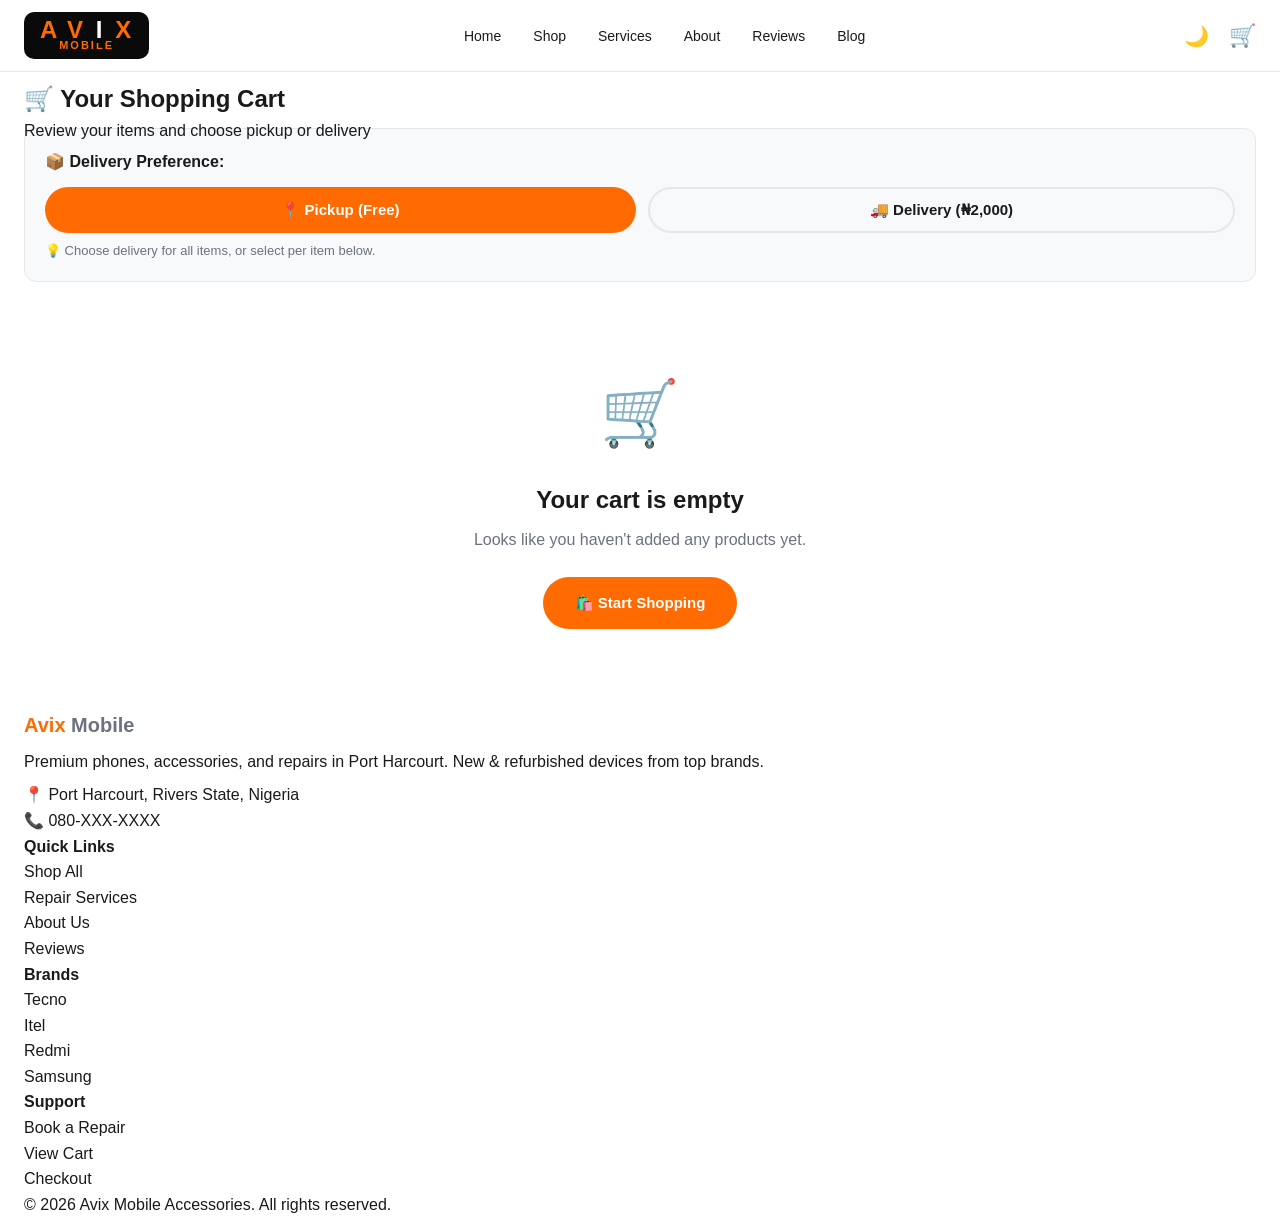
<file: cart.html>
<!DOCTYPE html>
<html lang="en" data-theme="light">
<head>
    <meta charset="UTF-8" />
    <meta name="viewport" content="width=device-width, initial-scale=1.0" />
    <title>Avix Mobile — Shopping Cart</title>
    
    <!-- CSS Files -->
    <link rel="stylesheet" href="css/style.css" />
    <link rel="stylesheet" href="css/animations.css" />
</head>
<body>

    <!-- ========================================= -->
    <!-- 🧭 NAVIGATION BAR                        -->
    <!-- ========================================= -->
    <nav class="navbar">
        <div class="container">
           <a href="index.html" class="logo-wrapper">
    <div class="logo">
        <span class="avix">
            A V <span class="letter-i">I</span> X
        </span>
        <span class="mobile">MOBILE</span>
    </div>
</a>
            <ul class="nav-links" id="navLinks">
                <li><a href="index.html">Home</a></li>
                <li><a href="shop.html">Shop</a></li>
                <li><a href="services.html">Services</a></li>
                <li><a href="about.html">About</a></li>
                <li><a href="reviews.html">Reviews</a></li>
                <li><a href="blog.html">Blog</a></li>
            </ul>
            <div class="nav-actions">
                <button class="dark-toggle" id="darkToggle" title="Toggle Dark Mode">🌙</button>
                <a href="cart.html" class="cart-icon">
                    🛒
                    <span class="cart-count">0</span>
                </a>
                <button class="hamburger" id="hamburger" aria-label="Menu">
                    <span></span>
                    <span></span>
                    <span></span>
                </button>
            </div>
        </div>
    </nav>

    <!-- ========================================= -->
    <!-- 📄 PAGE HEADER                          -->
    <!-- ========================================= -->
    <section class="container page-header">
        <h1>🛒 Your Shopping Cart</h1>
        <p>Review your items and choose pickup or delivery</p>
    </section>

    <!-- ========================================= -->
    <!-- 🚚 DELIVERY TOGGLE (for all items)       -->
    <!-- ========================================= -->
    <section class="container" style="margin-top: -16px;">
        <div style="background: var(--bg-secondary); border-radius: 12px; padding: 20px; border: 1px solid var(--border);">
            <p style="font-weight: 600; margin-bottom: 12px;">📦 Delivery Preference:</p>
            <div style="display: flex; gap: 12px; flex-wrap: wrap;">
                <button id="pickupToggle" class="btn-primary" style="flex: 1; justify-content: center; background: var(--brand-orange);" onclick="toggleDeliveryForAll('pickup')">
                    📍 Pickup (Free)
                </button>
                <button id="deliveryToggle" class="btn-secondary" style="flex: 1; justify-content: center;" onclick="toggleDeliveryForAll('delivery')">
                    🚚 Delivery (₦2,000)
                </button>
            </div>
            <p style="font-size: 13px; color: var(--text-secondary); margin-top: 8px;">
                💡 Choose delivery for all items, or select per item below.
            </p>
        </div>
    </section>

    <!-- ========================================= -->
    <!-- 📦 CART ITEMS                            -->
    <!-- ========================================= -->
    <section class="container" style="padding: 20px 0;">
        
        <!-- Empty Cart Message -->
        <div id="cartEmpty" style="display: none; text-align: center; padding: 60px 20px;">
            <span style="font-size: 64px;">🛒</span>
            <h2 style="margin: 16px 0 8px;">Your cart is empty</h2>
            <p style="color: var(--text-secondary); margin-bottom: 24px;">
                Looks like you haven't added any products yet.
            </p>
            <a href="shop.html" class="btn-primary">🛍️ Start Shopping</a>
        </div>
        
        <!-- Cart Items Container -->
        <div id="cartItemsContainer">
            <!-- Items will be rendered here by JavaScript -->
        </div>
        
        <!-- Cart Summary -->
        <div id="cartSummary" style="display: none;">
            <div class="cart-summary">
                <div class="row">
                    <span>Subtotal</span>
                    <span id="cartTotal">₦0</span>
                </div>
                <div class="row">
                    <span>🚚 Delivery Fee</span>
                    <span id="deliveryFee">₦0</span>
                </div>
                <div class="row" style="border-bottom: none; font-weight: 700;">
                    <span>Total</span>
                    <span id="finalTotal" style="font-size: 24px; color: var(--brand-orange);">₦0</span>
                </div>
                <button id="checkoutBtn" class="btn-primary" style="width: 100%; justify-content: center; margin-top: 20px; font-size: 18px; padding: 16px;">
                    ✅ Proceed to Checkout
                </button>
            </div>
        </div>
        
    </section>

    <!-- ========================================= -->
    <!-- 📝 FOOTER                               -->
    <!-- ========================================= -->
    <footer class="footer">
        <div class="container">
            <div>
                <h4 style="font-size: 20px;">
                    <span style="color: var(--brand-orange);">Avix</span> 
                    <span style="color: var(--text-secondary);">Mobile</span>
                </h4>
                <p style="margin-top: 8px;">
                    Premium phones, accessories, and repairs in Port Harcourt.
                    New & refurbished devices from top brands.
                </p>
                <p style="margin-top: 8px;">📍 Port Harcourt, Rivers State, Nigeria</p>
                <p>📞 080-XXX-XXXX</p>
            </div>
            <div>
                <h4>Quick Links</h4>
                <a href="shop.html">Shop All</a><br />
                <a href="services.html">Repair Services</a><br />
                <a href="about.html">About Us</a><br />
                <a href="reviews.html">Reviews</a>
            </div>
            <div>
                <h4>Brands</h4>
                <a href="shop.html?brand=Tecno">Tecno</a><br />
                <a href="shop.html?brand=Itel">Itel</a><br />
                <a href="shop.html?brand=Redmi">Redmi</a><br />
                <a href="shop.html?brand=Samsung">Samsung</a>
            </div>
            <div>
                <h4>Support</h4>
                <a href="services.html">Book a Repair</a><br />
                <a href="cart.html">View Cart</a><br />
                <a href="checkout.html">Checkout</a>
            </div>
            <div class="bottom">
                &copy; 2026 Avix Mobile Accessories. All rights reserved.
            </div>
        </div>
    </footer>

    <!-- ========================================= -->
    <!-- 📜 JAVASCRIPT FILES                     -->
    <!-- ========================================= -->
    <script src="js/products.js"></script>
    <script src="js/cart.js"></script>
    <script src="js/dark-mode.js"></script>

    <!-- Cart Page Specific JavaScript -->
    <script>
        // ============================================
        // CART PAGE - RENDER AND UPDATE
        // ============================================

        // The renderCartPage() function is already defined in cart.js
        // We just need to make sure it runs when the page loads.
        // We also need to set up the global delivery toggle buttons.

        document.addEventListener('DOMContentLoaded', function() {
            // Load cart from localStorage
            loadCart();
            updateCartCount();
            
            // Render the cart page
            renderCartPage();
            
            // Setup delivery toggle buttons (global)
            const pickupBtn = document.getElementById('pickupToggle');
            const deliveryBtn = document.getElementById('deliveryToggle');
            
            // Remove any existing event listeners and add new ones
            if (pickupBtn) {
                pickupBtn.replaceWith(pickupBtn.cloneNode(true));
                document.getElementById('pickupToggle').addEventListener('click', function() {
                    toggleDeliveryForAll('pickup');
                });
            }
            
            if (deliveryBtn) {
                deliveryBtn.replaceWith(deliveryBtn.cloneNode(true));
                document.getElementById('deliveryToggle').addEventListener('click', function() {
                    toggleDeliveryForAll('delivery');
                });
            }
            
            // Setup checkout button
            const checkoutBtn = document.getElementById('checkoutBtn');
            if (checkoutBtn) {
                checkoutBtn.replaceWith(checkoutBtn.cloneNode(true));
                document.getElementById('checkoutBtn').addEventListener('click', function() {
                    proceedToCheckout();
                });
            }
            
            // Hamburger menu
            document.getElementById('hamburger')?.addEventListener('click', function() {
                document.getElementById('navLinks').classList.toggle('open');
            });
            
            console.log('🛒 Cart page loaded!');
        });

        // Override renderCartPage to add per-item delivery toggle (optional)
        // The renderCartPage in cart.js already handles everything.
        // We just need to make sure the toggle buttons call the correct functions.

        // Make sure functions are globally accessible
        window.toggleDeliveryForAll = toggleDeliveryForAll;
        window.proceedToCheckout = proceedToCheckout;
        window.renderCartPage = renderCartPage;
    </script>

</body>
</html>
</file>
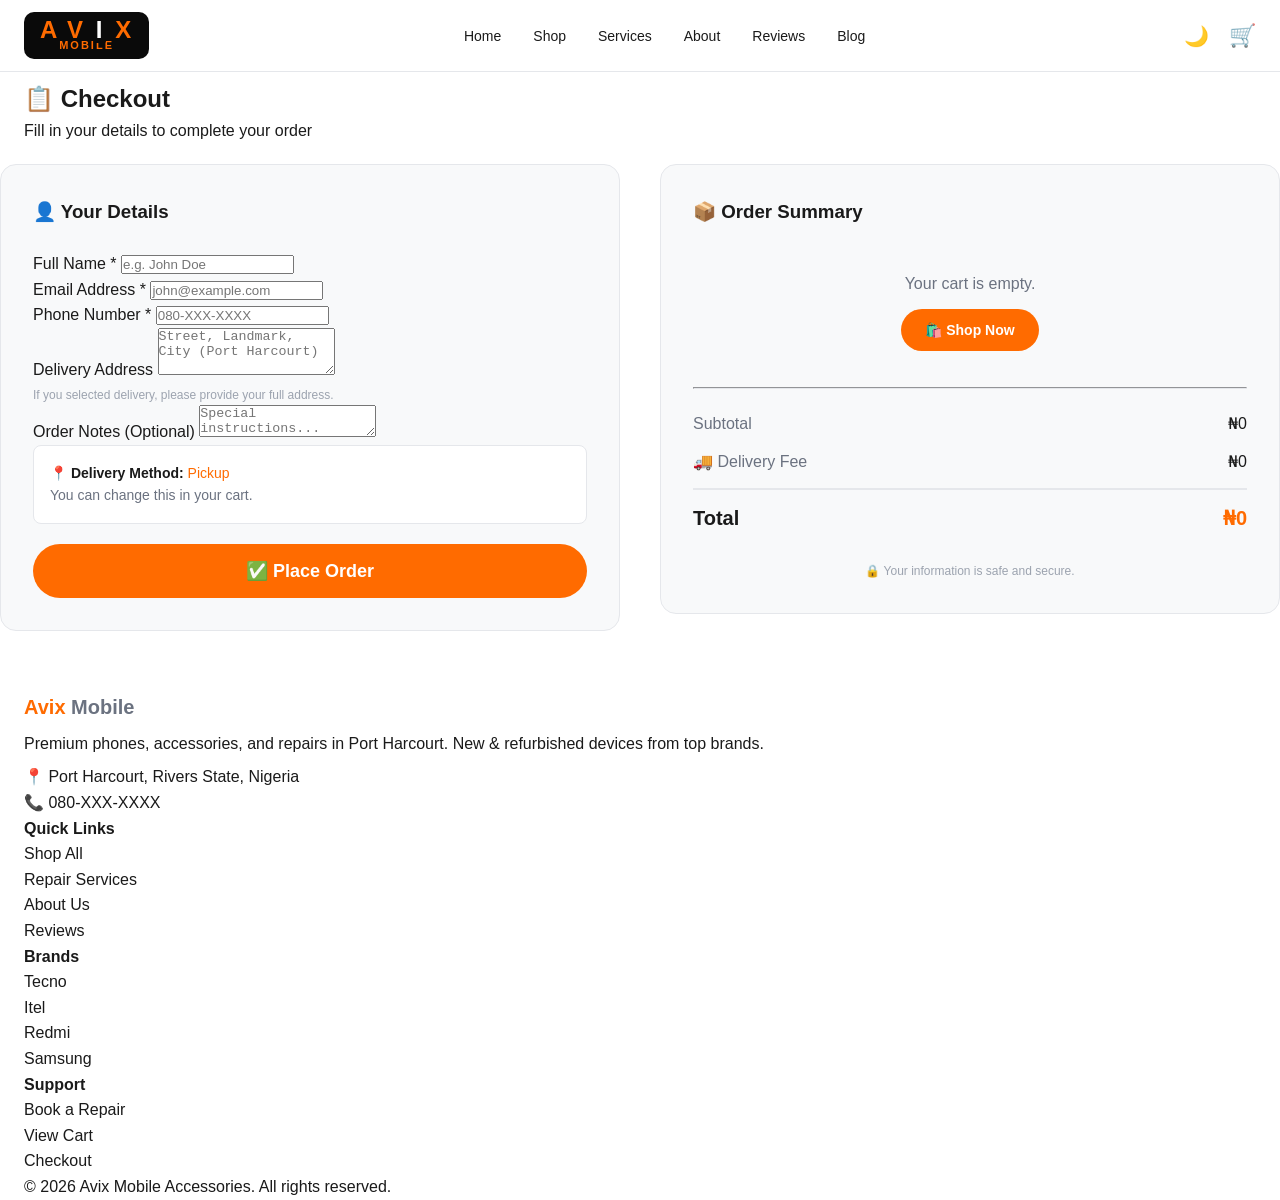
<file: checkout.html>
<!DOCTYPE html>
<html lang="en" data-theme="light">
<head>
    <meta charset="UTF-8" />
    <meta name="viewport" content="width=device-width, initial-scale=1.0" />
    <title>Avix Mobile — Checkout</title>
    
    <!-- CSS Files -->
    <link rel="stylesheet" href="css/style.css" />
    <link rel="stylesheet" href="css/animations.css" />
</head>
<body>

    <!-- ========================================= -->
    <!-- 🧭 NAVIGATION BAR                        -->
    <!-- ========================================= -->
    <nav class="navbar">
        <div class="container">
           <a href="index.html" class="logo-wrapper">
    <div class="logo">
        <span class="avix">
            A V <span class="letter-i">I</span> X
        </span>
        <span class="mobile">MOBILE</span>
    </div>
</a>
            <ul class="nav-links" id="navLinks">
                <li><a href="index.html">Home</a></li>
                <li><a href="shop.html">Shop</a></li>
                <li><a href="services.html">Services</a></li>
                <li><a href="about.html">About</a></li>
                <li><a href="reviews.html">Reviews</a></li>
                <li><a href="blog.html">Blog</a></li>
            </ul>
            <div class="nav-actions">
                <button class="dark-toggle" id="darkToggle" title="Toggle Dark Mode">🌙</button>
                <a href="cart.html" class="cart-icon">
                    🛒
                    <span class="cart-count">0</span>
                </a>
                <button class="hamburger" id="hamburger" aria-label="Menu">
                    <span></span>
                    <span></span>
                    <span></span>
                </button>
            </div>
        </div>
    </nav>

    <!-- ========================================= -->
    <!-- 📄 PAGE HEADER                          -->
    <!-- ========================================= -->
    <section class="container page-header">
        <h1>📋 Checkout</h1>
        <p>Fill in your details to complete your order</p>
    </section>

    <!-- ========================================= -->
    <!-- 📝 CHECKOUT FORM + ORDER SUMMARY         -->
    <!-- ========================================= -->
    <section class="container" style="padding: 20px 0 60px;">
        <div style="display: grid; grid-template-columns: 1fr 1fr; gap: 40px;">
            
            <!-- LEFT: Billing Form -->
            <div>
                <div style="background: var(--bg-secondary); padding: 32px; border-radius: 16px; border: 1px solid var(--border);">
                    <h3 style="margin-bottom: 24px;">👤 Your Details</h3>
                    
                    <form id="checkoutForm" onsubmit="placeOrder(event)">
                        <!-- Full Name -->
                        <div class="form-group">
                            <label for="fullName">Full Name *</label>
                            <input type="text" id="fullName" placeholder="e.g. John Doe" required />
                        </div>
                        
                        <!-- Email -->
                        <div class="form-group">
                            <label for="email">Email Address *</label>
                            <input type="email" id="email" placeholder="john@example.com" required />
                        </div>
                        
                        <!-- Phone -->
                        <div class="form-group">
                            <label for="phone">Phone Number *</label>
                            <input type="tel" id="phone" placeholder="080-XXX-XXXX" required />
                        </div>
                        
                        <!-- Address -->
                        <div class="form-group">
                            <label for="address">Delivery Address</label>
                            <textarea id="address" rows="3" placeholder="Street, Landmark, City (Port Harcourt)"></textarea>
                            <p style="font-size: 12px; color: var(--text-light); margin-top: 4px;">
                                If you selected delivery, please provide your full address.
                            </p>
                        </div>
                        
                        <!-- Order Notes -->
                        <div class="form-group">
                            <label for="notes">Order Notes (Optional)</label>
                            <textarea id="notes" rows="2" placeholder="Special instructions..."></textarea>
                        </div>
                        
                        <!-- Pickup / Delivery Info -->
                        <div style="background: var(--bg-card); padding: 16px; border-radius: 8px; border: 1px solid var(--border); margin-bottom: 20px;">
                            <p style="font-size: 14px;">
                                <strong>📍 Delivery Method:</strong> 
                                <span id="checkoutDeliveryMethod" style="color: var(--brand-orange);">Pickup</span>
                            </p>
                            <p style="font-size: 14px; color: var(--text-secondary);">
                                You can change this in your cart.
                            </p>
                        </div>
                        
                        <!-- Place Order Button -->
                        <button type="submit" class="btn-primary" style="width: 100%; justify-content: center; font-size: 18px; padding: 16px;">
                            ✅ Place Order
                        </button>
                    </form>
                </div>
            </div>
            
            <!-- RIGHT: Order Summary -->
            <div>
                <div style="background: var(--bg-secondary); padding: 32px; border-radius: 16px; border: 1px solid var(--border); position: sticky; top: 100px;">
                    <h3 style="margin-bottom: 24px;">📦 Order Summary</h3>
                    
                    <!-- Cart Items -->
                    <div id="checkoutCartItems" style="margin-bottom: 16px;">
                        <!-- Items will be rendered here -->
                    </div>
                    
                    <hr style="border-color: var(--border); margin: 16px 0;" />
                    
                    <!-- Totals -->
                    <div style="display: flex; justify-content: space-between; padding: 6px 0;">
                        <span style="color: var(--text-secondary);">Subtotal</span>
                        <span id="checkoutSubtotal">₦0</span>
                    </div>
                    <div style="display: flex; justify-content: space-between; padding: 6px 0;">
                        <span style="color: var(--text-secondary);">🚚 Delivery Fee</span>
                        <span id="checkoutDeliveryFee">₦0</span>
                    </div>
                    <div style="display: flex; justify-content: space-between; padding: 12px 0; font-weight: 700; font-size: 20px; border-top: 2px solid var(--border); margin-top: 8px;">
                        <span>Total</span>
                        <span id="checkoutTotal" style="color: var(--brand-orange);">₦0</span>
                    </div>
                    
                    <!-- Delivery Note -->
                    <p style="font-size: 12px; color: var(--text-light); margin-top: 16px; text-align: center;">
                        🔒 Your information is safe and secure.
                    </p>
                </div>
            </div>
            
        </div>
    </section>

    <!-- ========================================= -->
    <!-- ✅ ORDER CONFIRMATION MODAL              -->
    <!-- ========================================= -->
    <div id="orderModal" style="display: none; position: fixed; top: 0; left: 0; right: 0; bottom: 0; background: rgba(0,0,0,0.6); z-index: 9999; align-items: center; justify-content: center;">
        <div style="background: var(--bg); max-width: 500px; width: 90%; padding: 40px; border-radius: 20px; text-align: center; position: relative;">
            <span style="font-size: 64px;">✅</span>
            <h2 style="margin: 16px 0 8px;">Order Placed! 🎉</h2>
            <p style="color: var(--text-secondary);">
                Your order has been placed successfully.
            </p>
            <div style="background: var(--bg-secondary); padding: 16px; border-radius: 8px; margin: 16px 0;">
                <p style="font-size: 14px;"><strong>Order #:</strong> <span id="orderNumber">AVX-0000</span></p>
                <p style="font-size: 14px;"><strong>Total:</strong> <span id="orderTotal">₦0</span></p>
                <p style="font-size: 14px;"><strong>Delivery:</strong> <span id="orderDelivery">Pickup</span></p>
            </div>
            <p style="font-size: 13px; color: var(--text-secondary);">
                We'll contact you shortly via phone or email.
            </p>
            <a href="index.html" class="btn-primary" style="margin-top: 20px; display: inline-block;">
                🏠 Back to Home
            </a>
            <button onclick="closeModal()" style="position: absolute; top: 16px; right: 20px; background: none; border: none; font-size: 24px; cursor: pointer; color: var(--text);">
                ✕
            </button>
        </div>
    </div>

    <!-- ========================================= -->
    <!-- 📝 FOOTER                               -->
    <!-- ========================================= -->
    <footer class="footer">
        <div class="container">
            <div>
                <h4 style="font-size: 20px;">
                    <span style="color: var(--brand-orange);">Avix</span> 
                    <span style="color: var(--text-secondary);">Mobile</span>
                </h4>
                <p style="margin-top: 8px;">
                    Premium phones, accessories, and repairs in Port Harcourt.
                    New & refurbished devices from top brands.
                </p>
                <p style="margin-top: 8px;">📍 Port Harcourt, Rivers State, Nigeria</p>
                <p>📞 080-XXX-XXXX</p>
            </div>
            <div>
                <h4>Quick Links</h4>
                <a href="shop.html">Shop All</a><br />
                <a href="services.html">Repair Services</a><br />
                <a href="about.html">About Us</a><br />
                <a href="reviews.html">Reviews</a>
            </div>
            <div>
                <h4>Brands</h4>
                <a href="shop.html?brand=Tecno">Tecno</a><br />
                <a href="shop.html?brand=Itel">Itel</a><br />
                <a href="shop.html?brand=Redmi">Redmi</a><br />
                <a href="shop.html?brand=Samsung">Samsung</a>
            </div>
            <div>
                <h4>Support</h4>
                <a href="services.html">Book a Repair</a><br />
                <a href="cart.html">View Cart</a><br />
                <a href="checkout.html">Checkout</a>
            </div>
            <div class="bottom">
                &copy; 2026 Avix Mobile Accessories. All rights reserved.
            </div>
        </div>
    </footer>

    <!-- ========================================= -->
    <!-- 📜 JAVASCRIPT FILES                     -->
    <!-- ========================================= -->
    <script src="js/products.js"></script>
    <script src="js/cart.js"></script>
    <script src="js/dark-mode.js"></script>

    <!-- Checkout Page Specific JavaScript -->
    <script>
        // ============================================
        // CHECKOUT - LOAD CART AND RENDER SUMMARY
        // ============================================

        // Load cart data and show summary
        function loadCheckoutSummary() {
            const items = getCartItemsWithDetails();
            const container = document.getElementById('checkoutCartItems');
            
            // Check if cart is empty
            if (items.length === 0) {
                container.innerHTML = `
                    <div style="text-align: center; padding: 20px 0;">
                        <p style="color: var(--text-secondary);">Your cart is empty.</p>
                        <a href="shop.html" class="btn-primary" style="margin-top: 12px; display: inline-block; font-size: 14px; padding: 10px 24px;">
                            🛍️ Shop Now
                        </a>
                    </div>
                `;
                document.getElementById('checkoutSubtotal').textContent = '₦0';
                document.getElementById('checkoutDeliveryFee').textContent = '₦0';
                document.getElementById('checkoutTotal').textContent = '₦0';
                document.getElementById('checkoutDeliveryMethod').textContent = 'Pickup';
                return;
            }
            
            // Build items HTML
            let html = '';
            items.forEach(item => {
                html += `
                    <div style="display: flex; gap: 12px; padding: 8px 0; border-bottom: 1px solid var(--border); align-items: center;">
                        <img src="${item.product.image}" alt="${item.product.name}" style="width: 48px; height: 48px; object-fit: contain; background: var(--bg-card); border-radius: 8px; padding: 4px;" />
                        <div style="flex: 1;">
                            <p style="font-size: 14px; font-weight: 600;">${item.product.name}</p>
                            <p style="font-size: 12px; color: var(--text-secondary);">Qty: ${item.quantity}</p>
                        </div>
                        <span style="font-weight: 600; color: var(--brand-orange);">${formatPrice(item.subtotal)}</span>
                    </div>
                `;
            });
            container.innerHTML = html;
            
            // Update totals
            const subtotal = getCartTotal();
            const deliveryFee = getDeliveryFee();
            const total = getCartTotalWithDelivery();
            
            document.getElementById('checkoutSubtotal').textContent = formatPrice(subtotal);
            document.getElementById('checkoutDeliveryFee').textContent = formatPrice(deliveryFee);
            document.getElementById('checkoutTotal').textContent = formatPrice(total);
            
            // Show delivery method
            const hasDelivery = hasDeliveryItems();
            document.getElementById('checkoutDeliveryMethod').textContent = hasDelivery ? 'Delivery (₦2,000)' : 'Pickup (Free)';
        }

        // ============================================
        // 📝 PLACE ORDER
        // ============================================

        function placeOrder(event) {
            event.preventDefault();
            
            // Check if cart is empty
            const items = getCartItemsWithDetails();
            if (items.length === 0) {
                alert('Your cart is empty! Please add some products first.');
                return;
            }
            
            // Get form data
            const fullName = document.getElementById('fullName').value.trim();
            const email = document.getElementById('email').value.trim();
            const phone = document.getElementById('phone').value.trim();
            const address = document.getElementById('address').value.trim();
            const notes = document.getElementById('notes').value.trim();
            
            // Validate required fields
            if (!fullName || !email || !phone) {
                alert('Please fill in all required fields (Name, Email, Phone).');
                return;
            }
            
            // Validate email format
            if (!email.includes('@')) {
                alert('Please enter a valid email address.');
                return;
            }
            
            // Generate order number
            const orderNumber = 'AVX-' + String(Math.floor(Math.random() * 9000 + 1000));
            
            // Get order summary
            const total = getCartTotalWithDelivery();
            const hasDelivery = hasDeliveryItems();
            const deliveryMethod = hasDelivery ? 'Delivery (₦2,000)' : 'Pickup';
            
            // Show confirmation modal
            document.getElementById('orderNumber').textContent = orderNumber;
            document.getElementById('orderTotal').textContent = formatPrice(total);
            document.getElementById('orderDelivery').textContent = deliveryMethod;
            
            // Show the modal
            document.getElementById('orderModal').style.display = 'flex';
            
            // Clear the cart
            clearCart();
            
            // Update cart count
            updateCartCount();
            
            // Log order (for demo)
            console.log('✅ Order Placed!', {
                orderNumber: orderNumber,
                customer: { fullName, email, phone, address, notes },
                items: items,
                total: total,
                deliveryMethod: deliveryMethod
            });
        }

        // ============================================
        // ❌ CLOSE MODAL
        // ============================================

        function closeModal() {
            document.getElementById('orderModal').style.display = 'none';
        }

        // ============================================
        // INITIALIZE
        // ============================================

        document.addEventListener('DOMContentLoaded', function() {
            // Load cart
            loadCart();
            updateCartCount();
            
            // Load checkout summary
            loadCheckoutSummary();
            
            // Hamburger menu
            document.getElementById('hamburger')?.addEventListener('click', function() {
                document.getElementById('navLinks').classList.toggle('open');
            });
            
            console.log('📋 Checkout page loaded!');
        });

        // Make functions globally available
        window.placeOrder = placeOrder;
        window.closeModal = closeModal;
        window.loadCheckoutSummary = loadCheckoutSummary;
    </script>

</body>
</html>
</file>
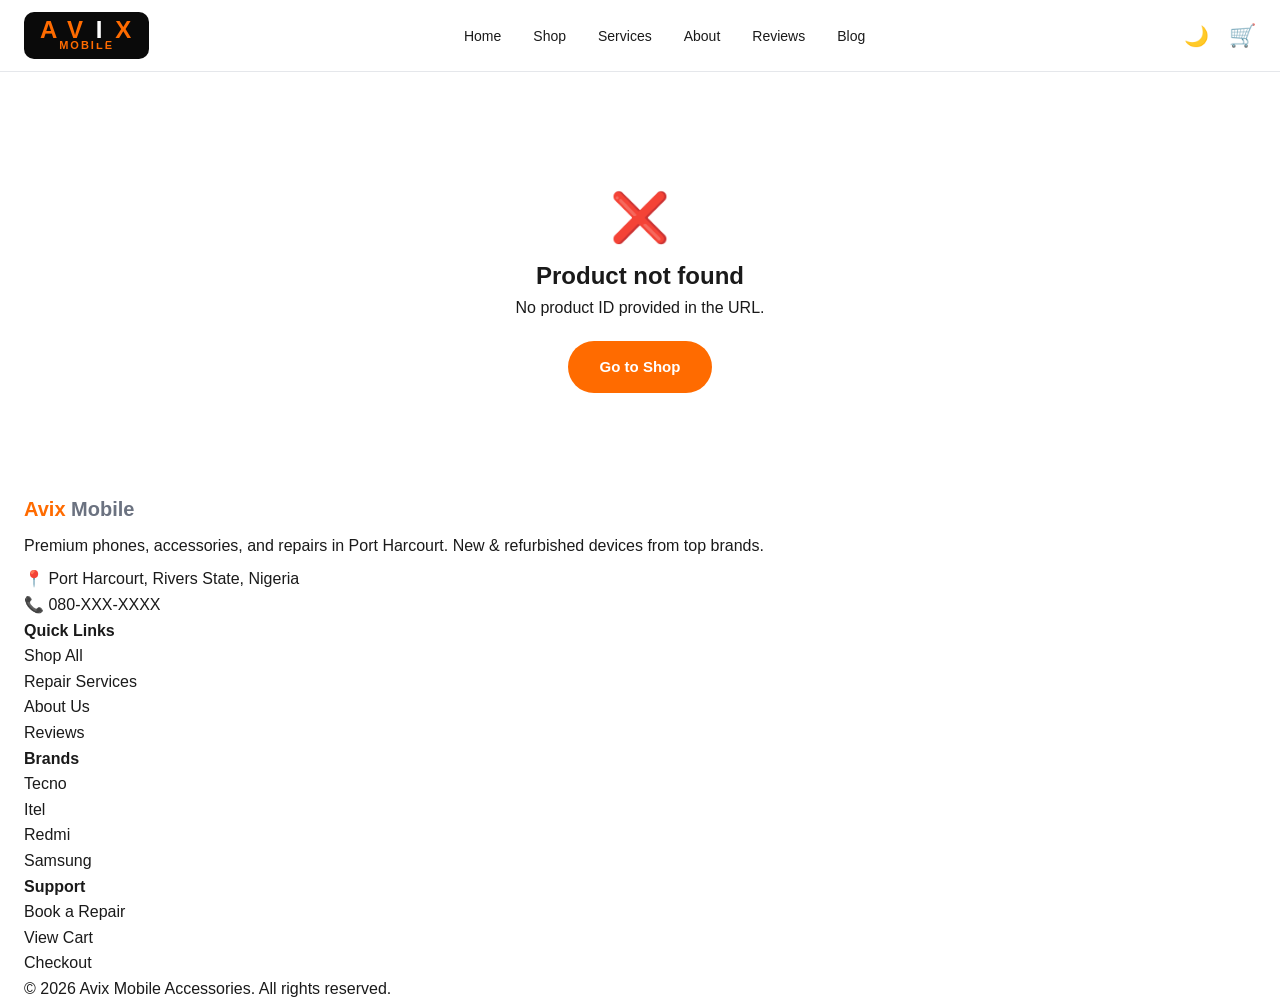
<file: product-detail.html>
<!DOCTYPE html>
<html lang="en" data-theme="light">
<head>
    <meta charset="UTF-8" />
    <meta name="viewport" content="width=device-width, initial-scale=1.0" />
    <title>Avix Mobile — Product Details</title>
    
    <!-- CSS Files -->
    <link rel="stylesheet" href="css/style.css" />
    <link rel="stylesheet" href="css/animations.css" />
</head>
<body>

    <!-- ========================================= -->
    <!-- 🧭 NAVIGATION BAR                        -->
    <!-- ========================================= -->
    <nav class="navbar">
        <div class="container">
            <a href="index.html" class="logo-wrapper">
    <div class="logo">
        <span class="avix">
            A V <span class="letter-i">I</span> X
        </span>
        <span class="mobile">MOBILE</span>
    </div>
</a>
            <ul class="nav-links" id="navLinks">
                <li><a href="index.html">Home</a></li>
                <li><a href="shop.html">Shop</a></li>
                <li><a href="services.html">Services</a></li>
                <li><a href="about.html">About</a></li>
                <li><a href="reviews.html">Reviews</a></li>
                <li><a href="blog.html">Blog</a></li>
            </ul>
            <div class="nav-actions">
                <button class="dark-toggle" id="darkToggle" title="Toggle Dark Mode">🌙</button>
                <a href="cart.html" class="cart-icon">
                    🛒
                    <span class="cart-count">0</span>
                </a>
                <button class="hamburger" id="hamburger" aria-label="Menu">
                    <span></span>
                    <span></span>
                    <span></span>
                </button>
            </div>
        </div>
    </nav>

    <!-- ========================================= -->
    <!-- 📦 PRODUCT DETAIL                        -->
    <!-- ========================================= -->
    <section class="container" style="padding: 40px 0;">
        <div class="product-detail-wrapper" id="productDetailWrapper">
            
            <!-- Left: Image Gallery with 3D Rotation -->
            <div class="gallery">
                <div id="productImageContainer" style="cursor: grab; position: relative;">
                    <div class="main-image">
                        <img id="productImage" src="" alt="Product Image" />
                    </div>
                </div>
                <p class="rotation-hint">↔️ Drag the image to rotate it 360°</p>
                <!-- Thumbnails (optional) -->
                <div style="display: flex; gap: 12px; margin-top: 16px; justify-content: center;">
                    <button class="btn-outline" onclick="resetRotation()" style="font-size: 13px; padding: 6px 16px;">↺ Reset View</button>
                </div>
            </div>
            
            <!-- Right: Product Info -->
            <div class="info">
                <span class="brand-name" id="productBrand">Brand</span>
                <h1 id="productName">Product Name</h1>
                
                <!-- Rating -->
                <div style="margin: 8px 0 16px;">
                    <span id="productStars">⭐⭐⭐⭐⭐</span>
                    <span style="color: var(--text-secondary); font-size: 14px; margin-left: 8px;" id="productRating">(4.5)</span>
                </div>
                
                <!-- Pricing -->
                <div class="pricing">
                    <span class="sale" id="productPrice">₦0</span>
                    <span class="original" id="productOriginalPrice">₦0</span>
                </div>
                
                <!-- Condition Badge -->
                <div style="margin: 12px 0;">
                    <span id="productConditionBadge" class="badge badge-new">NEW</span>
                    <span id="productGradeBadge" style="display: none;" class="badge badge-grade-a">Grade A</span>
                </div>
                
                <!-- Description -->
                <p class="description" id="productDescription">Loading product details...</p>
                
                <!-- Delivery / Pickup Toggle -->
                <div class="delivery-toggle">
                    <button id="pickupToggle" class="active" onclick="setDeliveryOption('pickup')">📍 Pickup</button>
                    <button id="deliveryToggle" onclick="setDeliveryOption('delivery')">🚚 Delivery (₦2,000)</button>
                </div>
                
                <!-- Add to Cart Button -->
                <button class="btn-primary" id="addToCartBtn" style="width: 100%; justify-content: center; font-size: 18px; padding: 16px;">
                    🛒 Add to Cart
                </button>
                
                <!-- Back to Shop -->
                <a href="shop.html" style="display: inline-block; margin-top: 16px; color: var(--text-secondary);">
                    ← Back to Shop
                </a>
            </div>
        </div>
    </section>

    <!-- ========================================= -->
    <!-- 📝 FOOTER                               -->
    <!-- ========================================= -->
    <footer class="footer">
        <div class="container">
            <div>
                <h4 style="font-size: 20px;">
                    <span style="color: var(--brand-orange);">Avix</span> 
                    <span style="color: var(--text-secondary);">Mobile</span>
                </h4>
                <p style="margin-top: 8px;">
                    Premium phones, accessories, and repairs in Port Harcourt.
                    New & refurbished devices from top brands.
                </p>
                <p style="margin-top: 8px;">📍 Port Harcourt, Rivers State, Nigeria</p>
                <p>📞 080-XXX-XXXX</p>
            </div>
            <div>
                <h4>Quick Links</h4>
                <a href="shop.html">Shop All</a><br />
                <a href="services.html">Repair Services</a><br />
                <a href="about.html">About Us</a><br />
                <a href="reviews.html">Reviews</a>
            </div>
            <div>
                <h4>Brands</h4>
                <a href="shop.html?brand=Tecno">Tecno</a><br />
                <a href="shop.html?brand=Itel">Itel</a><br />
                <a href="shop.html?brand=Redmi">Redmi</a><br />
                <a href="shop.html?brand=Samsung">Samsung</a>
            </div>
            <div>
                <h4>Support</h4>
                <a href="services.html">Book a Repair</a><br />
                <a href="cart.html">View Cart</a><br />
                <a href="checkout.html">Checkout</a>
            </div>
            <div class="bottom">
                &copy; 2026 Avix Mobile Accessories. All rights reserved.
            </div>
        </div>
    </footer>

    <!-- ========================================= -->
    <!-- 📜 JAVASCRIPT FILES                     -->
    <!-- ========================================= -->
    <script src="js/products.js"></script>
    <script src="js/cart.js"></script>
    <script src="js/dark-mode.js"></script>
    <script src="js/3d-rotation.js"></script>

    <!-- Product Detail Page Specific JavaScript -->
    <script>
        // ============================================
        // PRODUCT DETAIL - LOAD PRODUCT FROM URL
        // ============================================

        let currentProduct = null;
        let selectedDelivery = 'pickup'; // 'pickup' or 'delivery'

        // Get product ID from URL parameter
        function getProductIdFromURL() {
            const urlParams = new URLSearchParams(window.location.search);
            const id = urlParams.get('id');
            return id ? parseInt(id) : null;
        }

        // Load product details and render page
        function loadProductDetail() {
            const productId = getProductIdFromURL();
            if (!productId) {
                document.querySelector('.product-detail-wrapper').innerHTML = `
                    <div style="grid-column: 1 / -1; text-align: center; padding: 60px 20px;">
                        <span style="font-size: 48px;">❌</span>
                        <h2>Product not found</h2>
                        <p>No product ID provided in the URL.</p>
                        <a href="shop.html" class="btn-primary" style="margin-top: 20px;">Go to Shop</a>
                    </div>
                `;
                return;
            }

            // Find product in the products array
            const product = getProductById(productId);
            if (!product) {
                document.querySelector('.product-detail-wrapper').innerHTML = `
                    <div style="grid-column: 1 / -1; text-align: center; padding: 60px 20px;">
                        <span style="font-size: 48px;">🔍</span>
                        <h2>Product not found</h2>
                        <p>We couldn't find the product you're looking for.</p>
                        <a href="shop.html" class="btn-primary" style="margin-top: 20px;">Go to Shop</a>
                    </div>
                `;
                return;
            }

            currentProduct = product;
            
            // Populate the page with product data
            document.getElementById('productName').textContent = product.name;
            document.getElementById('productBrand').textContent = product.brand;
            document.getElementById('productDescription').textContent = product.description;
            
            // Price
            document.getElementById('productPrice').textContent = formatPrice(product.price);
            document.getElementById('productOriginalPrice').textContent = formatPrice(product.originalPrice);
            
            // Rating
            document.getElementById('productStars').textContent = getStars(product.rating);
            document.getElementById('productRating').textContent = `(${product.rating.toFixed(1)})`;
            
            // Condition badge
            const conditionBadge = document.getElementById('productConditionBadge');
            const gradeBadge = document.getElementById('productGradeBadge');
            
            if (product.condition === 'new') {
                conditionBadge.textContent = 'NEW';
                conditionBadge.className = 'badge badge-new';
                gradeBadge.style.display = 'none';
            } else {
                conditionBadge.textContent = 'REFURBISHED';
                conditionBadge.className = 'badge badge-refurbished';
                gradeBadge.style.display = 'inline-block';
                gradeBadge.textContent = `Grade ${product.grade || 'A'}`;
                gradeBadge.className = `badge badge-grade-${(product.grade || 'a').toLowerCase()}`;
            }
            
            // Set image for 3D rotation
            const productImage = document.getElementById('productImage');
            if (productImage) {
                productImage.src = product.image;
                productImage.alt = product.name;
            }
            
            // Update page title
            document.title = `${product.name} — Avix Mobile`;
            
            console.log('📱 Product loaded:', product.name);
        }

        // ============================================
        // DELIVERY TOGGLE
        // ============================================

        function setDeliveryOption(option) {
            selectedDelivery = option;
            const pickupBtn = document.getElementById('pickupToggle');
            const deliveryBtn = document.getElementById('deliveryToggle');
            
            if (option === 'pickup') {
                pickupBtn.classList.add('active');
                deliveryBtn.classList.remove('active');
            } else {
                deliveryBtn.classList.add('active');
                pickupBtn.classList.remove('active');
            }
        }

        // ============================================
        // ADD TO CART (with delivery option)
        // ============================================

        function addCurrentProductToCart() {
            if (!currentProduct) return;
            
            // Add to cart with default quantity 1
            addToCart(currentProduct.id, 1);
            
            // Update delivery option for this item
            updateDeliveryOption(currentProduct.id, selectedDelivery);
            
            alert(`✅ ${currentProduct.name} added to cart!`);
            updateCartCount();
        }

        // ============================================
        // INITIALIZE
        // ============================================

        document.addEventListener('DOMContentLoaded', function() {
            // Load cart
            loadCart();
            updateCartCount();
            
            // Load product
            loadProductDetail();
            
            // Setup Add to Cart button
            document.getElementById('addToCartBtn').addEventListener('click', addCurrentProductToCart);
            
            // Hamburger menu
            document.getElementById('hamburger')?.addEventListener('click', function() {
                document.getElementById('navLinks').classList.toggle('open');
            });
            
            // Note: 3D rotation is automatically set up by 3d-rotation.js
            // It will look for #productImageContainer and #productImage
            console.log('📄 Product detail page ready');
        });

        // Make functions globally available
        window.setDeliveryOption = setDeliveryOption;
        window.addCurrentProductToCart = addCurrentProductToCart;
    </script>

</body>
</html>
</file>
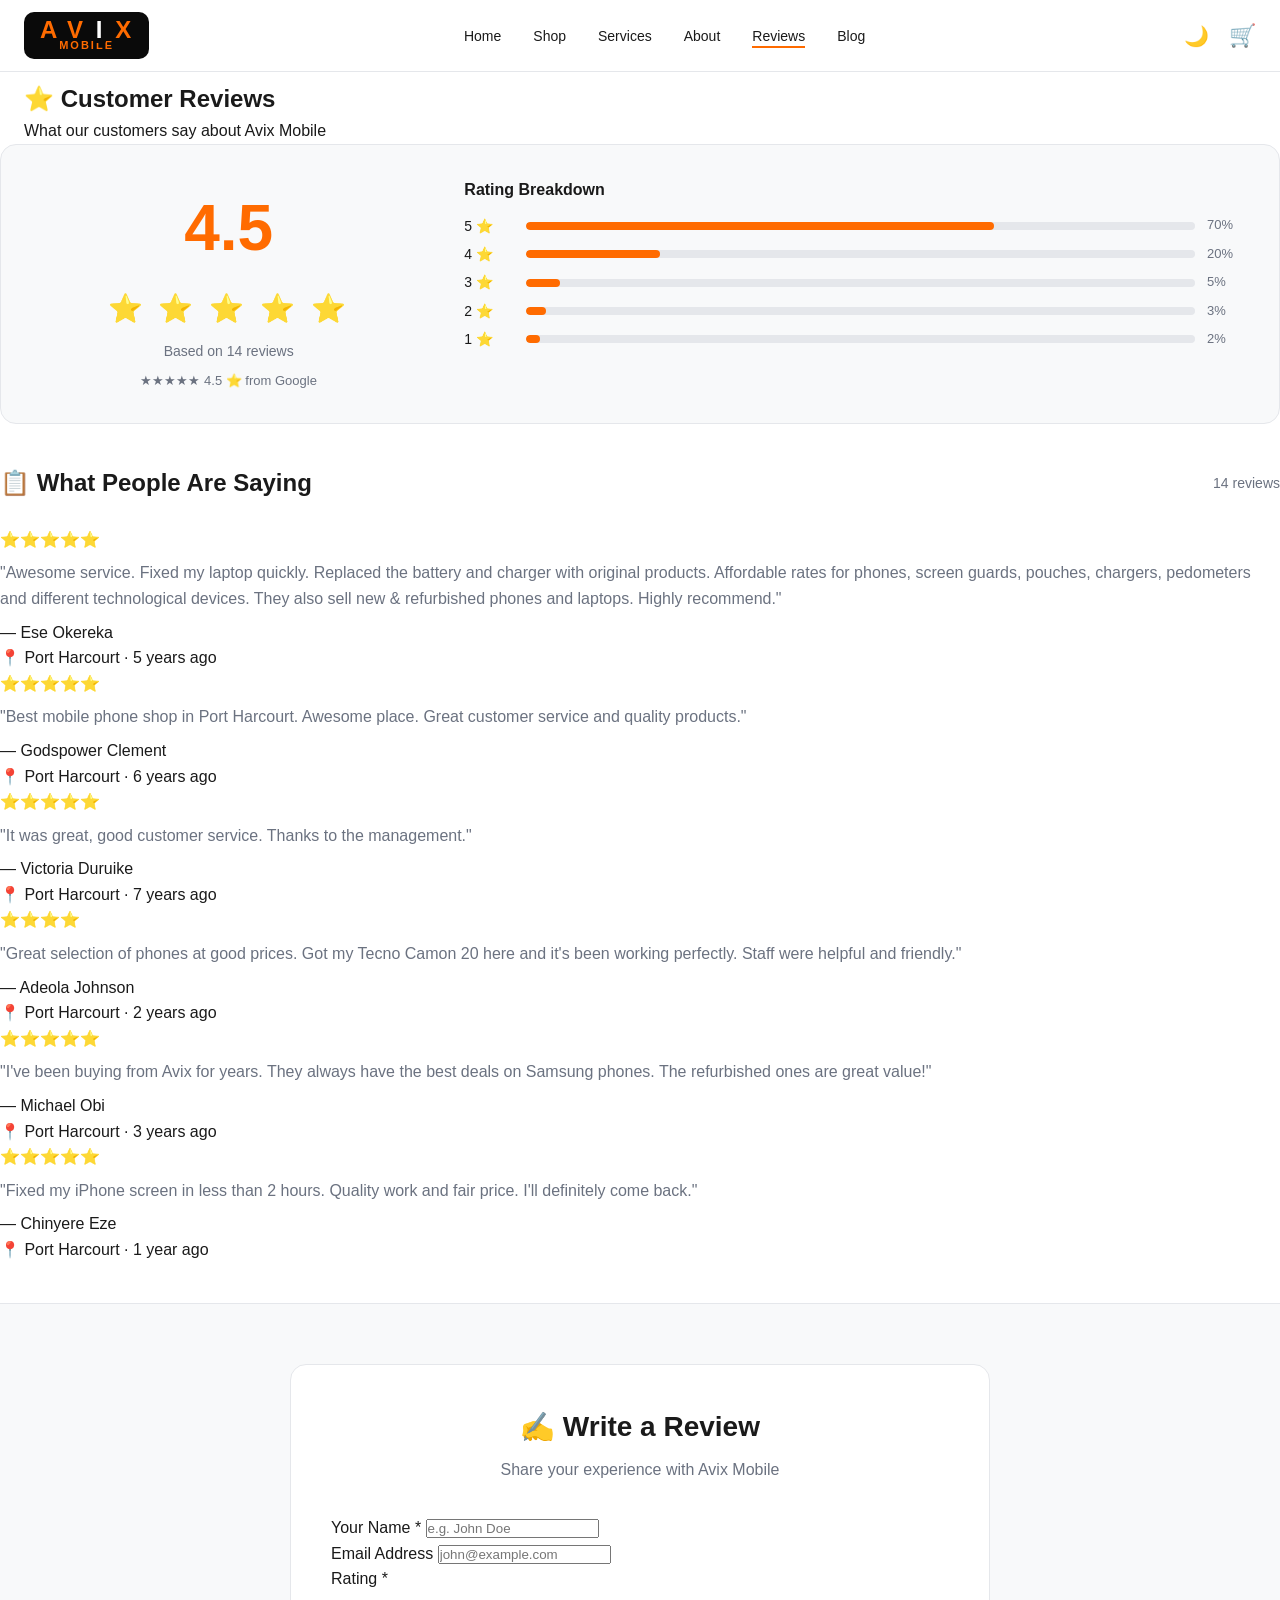
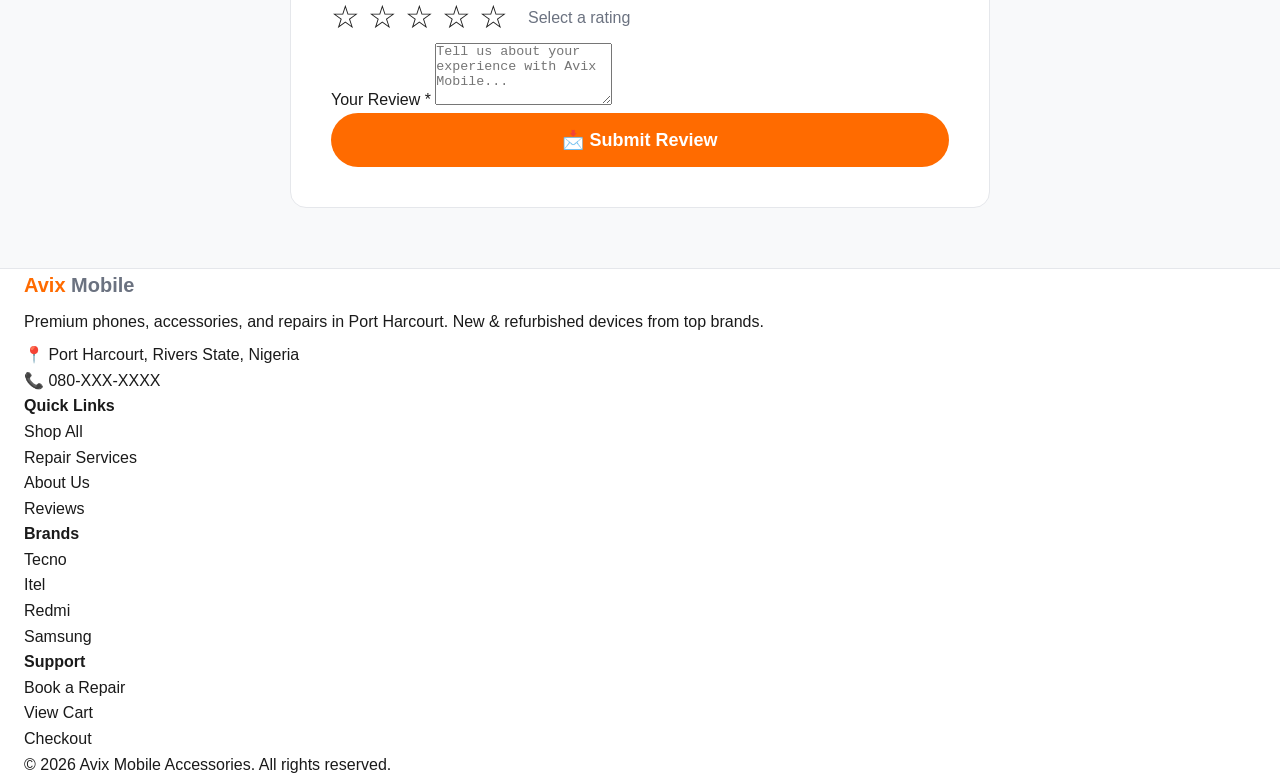
<file: reviews.html>
<!DOCTYPE html>
<html lang="en" data-theme="light">
<head>
    <meta charset="UTF-8" />
    <meta name="viewport" content="width=device-width, initial-scale=1.0" />
    <title>Avix Mobile — Customer Reviews</title>
    
    <!-- CSS Files -->
    <link rel="stylesheet" href="css/style.css" />
    <link rel="stylesheet" href="css/animations.css" />
</head>
<body>

    <!-- ========================================= -->
    <!-- 🧭 NAVIGATION BAR                        -->
    <!-- ========================================= -->
    <nav class="navbar">
        <div class="container">
            <a href="index.html" class="logo-wrapper">
    <div class="logo">
        <span class="avix">
            A V <span class="letter-i">I</span> X
        </span>
        <span class="mobile">MOBILE</span>
    </div>
</a>
            <ul class="nav-links" id="navLinks">
                <li><a href="index.html">Home</a></li>
                <li><a href="shop.html">Shop</a></li>
                <li><a href="services.html">Services</a></li>
                <li><a href="about.html">About</a></li>
                <li><a href="reviews.html" class="active">Reviews</a></li>
                <li><a href="blog.html">Blog</a></li>
            </ul>
            <div class="nav-actions">
                <button class="dark-toggle" id="darkToggle" title="Toggle Dark Mode">🌙</button>
                <a href="cart.html" class="cart-icon">
                    🛒
                    <span class="cart-count">0</span>
                </a>
                <button class="hamburger" id="hamburger" aria-label="Menu">
                    <span></span>
                    <span></span>
                    <span></span>
                </button>
            </div>
        </div>
    </nav>

    <!-- ========================================= -->
    <!-- 📄 PAGE HEADER                          -->
    <!-- ========================================= -->
    <section class="container page-header">
        <h1>⭐ Customer Reviews</h1>
        <p>What our customers say about Avix Mobile</p>
    </section>

    <!-- ========================================= -->
    <!-- 📊 REVIEW SUMMARY                        -->
    <!-- ========================================= -->
    <section class="container" style="padding: 0 0 20px;">
        <div style="display: grid; grid-template-columns: 1fr 2fr; gap: 40px; background: var(--bg-secondary); border-radius: 16px; padding: 32px; border: 1px solid var(--border);">
            <!-- Left: Average Rating -->
            <div style="text-align: center; display: flex; flex-direction: column; justify-content: center;">
                <span style="font-size: 64px; font-weight: 700; color: var(--brand-orange);">4.5</span>
                <div style="font-size: 28px; letter-spacing: 4px; margin: 8px 0;">⭐ ⭐ ⭐ ⭐ ⭐</div>
                <p style="color: var(--text-secondary); font-size: 14px;">Based on 14 reviews</p>
                <p style="color: var(--text-secondary); font-size: 13px; margin-top: 8px;">★★★★★ 4.5 ⭐ from Google</p>
            </div>
            
            <!-- Right: Rating Breakdown -->
            <div>
                <p style="font-weight: 600; margin-bottom: 12px;">Rating Breakdown</p>
                <!-- 5 Stars -->
                <div style="display: flex; align-items: center; gap: 12px; margin-bottom: 6px;">
                    <span style="font-size: 14px; min-width: 50px;">5 ⭐</span>
                    <div style="flex: 1; height: 8px; background: var(--border); border-radius: 4px; overflow: hidden;">
                        <div style="width: 70%; height: 100%; background: var(--brand-orange); border-radius: 4px;"></div>
                    </div>
                    <span style="font-size: 13px; color: var(--text-secondary); min-width: 40px;">70%</span>
                </div>
                <!-- 4 Stars -->
                <div style="display: flex; align-items: center; gap: 12px; margin-bottom: 6px;">
                    <span style="font-size: 14px; min-width: 50px;">4 ⭐</span>
                    <div style="flex: 1; height: 8px; background: var(--border); border-radius: 4px; overflow: hidden;">
                        <div style="width: 20%; height: 100%; background: var(--brand-orange); border-radius: 4px;"></div>
                    </div>
                    <span style="font-size: 13px; color: var(--text-secondary); min-width: 40px;">20%</span>
                </div>
                <!-- 3 Stars -->
                <div style="display: flex; align-items: center; gap: 12px; margin-bottom: 6px;">
                    <span style="font-size: 14px; min-width: 50px;">3 ⭐</span>
                    <div style="flex: 1; height: 8px; background: var(--border); border-radius: 4px; overflow: hidden;">
                        <div style="width: 5%; height: 100%; background: var(--brand-orange); border-radius: 4px;"></div>
                    </div>
                    <span style="font-size: 13px; color: var(--text-secondary); min-width: 40px;">5%</span>
                </div>
                <!-- 2 Stars -->
                <div style="display: flex; align-items: center; gap: 12px; margin-bottom: 6px;">
                    <span style="font-size: 14px; min-width: 50px;">2 ⭐</span>
                    <div style="flex: 1; height: 8px; background: var(--border); border-radius: 4px; overflow: hidden;">
                        <div style="width: 3%; height: 100%; background: var(--brand-orange); border-radius: 4px;"></div>
                    </div>
                    <span style="font-size: 13px; color: var(--text-secondary); min-width: 40px;">3%</span>
                </div>
                <!-- 1 Star -->
                <div style="display: flex; align-items: center; gap: 12px;">
                    <span style="font-size: 14px; min-width: 50px;">1 ⭐</span>
                    <div style="flex: 1; height: 8px; background: var(--border); border-radius: 4px; overflow: hidden;">
                        <div style="width: 2%; height: 100%; background: var(--brand-orange); border-radius: 4px;"></div>
                    </div>
                    <span style="font-size: 13px; color: var(--text-secondary); min-width: 40px;">2%</span>
                </div>
            </div>
        </div>
    </section>

    <!-- ========================================= -->
    <!-- 💬 REVIEW CARDS                         -->
    <!-- ========================================= -->
    <section class="container" style="padding: 20px 0 40px;">
        <div style="display: flex; justify-content: space-between; align-items: center; margin-bottom: 24px;">
            <h2 style="font-size: 24px;">📋 What People Are Saying</h2>
            <span style="color: var(--text-secondary); font-size: 14px;">14 reviews</span>
        </div>

        <!-- Review 1 -->
        <div class="review-card fade-up">
            <div class="stars">⭐⭐⭐⭐⭐</div>
            <p style="margin: 8px 0; line-height: 1.6; color: var(--text-secondary);">
                "Awesome service. Fixed my laptop quickly. Replaced the battery and charger with original products. Affordable rates for phones, screen guards, pouches, chargers, pedometers and different technological devices. They also sell new & refurbished phones and laptops. Highly recommend."
            </p>
            <div class="name">— Ese Okereka</div>
            <div class="date">📍 Port Harcourt · 5 years ago</div>
        </div>

        <!-- Review 2 -->
        <div class="review-card fade-up" style="animation-delay: 0.1s;">
            <div class="stars">⭐⭐⭐⭐⭐</div>
            <p style="margin: 8px 0; line-height: 1.6; color: var(--text-secondary);">
                "Best mobile phone shop in Port Harcourt. Awesome place. Great customer service and quality products."
            </p>
            <div class="name">— Godspower Clement</div>
            <div class="date">📍 Port Harcourt · 6 years ago</div>
        </div>

        <!-- Review 3 -->
        <div class="review-card fade-up" style="animation-delay: 0.2s;">
            <div class="stars">⭐⭐⭐⭐⭐</div>
            <p style="margin: 8px 0; line-height: 1.6; color: var(--text-secondary);">
                "It was great, good customer service. Thanks to the management."
            </p>
            <div class="name">— Victoria Duruike</div>
            <div class="date">📍 Port Harcourt · 7 years ago</div>
        </div>

        <!-- Review 4 -->
        <div class="review-card fade-up" style="animation-delay: 0.3s;">
            <div class="stars">⭐⭐⭐⭐</div>
            <p style="margin: 8px 0; line-height: 1.6; color: var(--text-secondary);">
                "Great selection of phones at good prices. Got my Tecno Camon 20 here and it's been working perfectly. Staff were helpful and friendly."
            </p>
            <div class="name">— Adeola Johnson</div>
            <div class="date">📍 Port Harcourt · 2 years ago</div>
        </div>

        <!-- Review 5 -->
        <div class="review-card fade-up" style="animation-delay: 0.4s;">
            <div class="stars">⭐⭐⭐⭐⭐</div>
            <p style="margin: 8px 0; line-height: 1.6; color: var(--text-secondary);">
                "I've been buying from Avix for years. They always have the best deals on Samsung phones. The refurbished ones are great value!"
            </p>
            <div class="name">— Michael Obi</div>
            <div class="date">📍 Port Harcourt · 3 years ago</div>
        </div>

        <!-- Review 6 -->
        <div class="review-card fade-up" style="animation-delay: 0.5s;">
            <div class="stars">⭐⭐⭐⭐⭐</div>
            <p style="margin: 8px 0; line-height: 1.6; color: var(--text-secondary);">
                "Fixed my iPhone screen in less than 2 hours. Quality work and fair price. I'll definitely come back."
            </p>
            <div class="name">— Chinyere Eze</div>
            <div class="date">📍 Port Harcourt · 1 year ago</div>
        </div>
    </section>

    <!-- ========================================= -->
    <!-- ✍️ WRITE A REVIEW FORM                   -->
    <!-- ========================================= -->
    <section style="background: var(--bg-secondary); padding: 60px 0; border-top: 1px solid var(--border); border-bottom: 1px solid var(--border);">
        <div class="container">
            <div style="max-width: 700px; margin: 0 auto; background: var(--bg-card); padding: 40px; border-radius: 16px; border: 1px solid var(--border);">
                <h2 style="text-align: center; font-size: 28px; margin-bottom: 8px;">✍️ Write a Review</h2>
                <p style="text-align: center; color: var(--text-secondary); margin-bottom: 32px;">
                    Share your experience with Avix Mobile
                </p>
                
                <form id="reviewForm" onsubmit="submitReview(event)">
                    <!-- Name -->
                    <div class="form-group">
                        <label for="reviewName">Your Name *</label>
                        <input type="text" id="reviewName" placeholder="e.g. John Doe" required />
                    </div>
                    
                    <!-- Email -->
                    <div class="form-group">
                        <label for="reviewEmail">Email Address</label>
                        <input type="email" id="reviewEmail" placeholder="john@example.com" />
                    </div>
                    
                    <!-- Rating -->
                    <div class="form-group">
                        <label>Rating *</label>
                        <div style="display: flex; gap: 8px; font-size: 32px; cursor: pointer; flex-wrap: wrap;">
                            <span onclick="setRating(1)" id="star1" style="cursor: pointer; transition: var(--transition);">☆</span>
                            <span onclick="setRating(2)" id="star2" style="cursor: pointer; transition: var(--transition);">☆</span>
                            <span onclick="setRating(3)" id="star3" style="cursor: pointer; transition: var(--transition);">☆</span>
                            <span onclick="setRating(4)" id="star4" style="cursor: pointer; transition: var(--transition);">☆</span>
                            <span onclick="setRating(5)" id="star5" style="cursor: pointer; transition: var(--transition);">☆</span>
                            <span id="ratingDisplay" style="font-size: 16px; color: var(--text-secondary); margin-left: 12px; display: flex; align-items: center;">Select a rating</span>
                        </div>
                        <input type="hidden" id="reviewRating" value="0" required />
                    </div>
                    
                    <!-- Review Text -->
                    <div class="form-group">
                        <label for="reviewText">Your Review *</label>
                        <textarea id="reviewText" rows="4" placeholder="Tell us about your experience with Avix Mobile..." required></textarea>
                    </div>
                    
                    <!-- Submit Button -->
                    <button type="submit" class="btn-primary" style="width: 100%; justify-content: center; font-size: 18px; padding: 16px;">
                        📩 Submit Review
                    </button>
                </form>
            </div>
        </div>
    </section>

    <!-- ========================================= -->
    <!-- ✅ REVIEW CONFIRMATION MODAL             -->
    <!-- ========================================= -->
    <div id="reviewModal" style="display: none; position: fixed; top: 0; left: 0; right: 0; bottom: 0; background: rgba(0,0,0,0.6); z-index: 9999; align-items: center; justify-content: center;">
        <div style="background: var(--bg); max-width: 500px; width: 90%; padding: 40px; border-radius: 20px; text-align: center; position: relative;">
            <span style="font-size: 64px;">🙏</span>
            <h2 style="margin: 16px 0 8px;">Thank You!</h2>
            <p style="color: var(--text-secondary);">
                Your review has been submitted successfully.
            </p>
            <div style="background: var(--bg-secondary); padding: 16px; border-radius: 8px; margin: 16px 0;">
                <p style="font-size: 14px;"><strong>⭐ Rating:</strong> <span id="reviewSubmittedStars">-</span></p>
                <p style="font-size: 14px;"><strong>👤 By:</strong> <span id="reviewSubmittedName">-</span></p>
            </div>
            <p style="font-size: 13px; color: var(--text-secondary);">
                Your feedback helps us improve our service.
            </p>
            <button onclick="closeReviewModal()" class="btn-primary" style="margin-top: 20px; display: inline-block;">
                Close
            </button>
            <button onclick="closeReviewModal()" style="position: absolute; top: 16px; right: 20px; background: none; border: none; font-size: 24px; cursor: pointer; color: var(--text);">
                ✕
            </button>
        </div>
    </div>

    <!-- ========================================= -->
    <!-- 📝 FOOTER                               -->
    <!-- ========================================= -->
    <footer class="footer">
        <div class="container">
            <div>
                <h4 style="font-size: 20px;">
                    <span style="color: var(--brand-orange);">Avix</span> 
                    <span style="color: var(--text-secondary);">Mobile</span>
                </h4>
                <p style="margin-top: 8px;">
                    Premium phones, accessories, and repairs in Port Harcourt.
                    New & refurbished devices from top brands.
                </p>
                <p style="margin-top: 8px;">📍 Port Harcourt, Rivers State, Nigeria</p>
                <p>📞 080-XXX-XXXX</p>
            </div>
            <div>
                <h4>Quick Links</h4>
                <a href="shop.html">Shop All</a><br />
                <a href="services.html">Repair Services</a><br />
                <a href="about.html">About Us</a><br />
                <a href="reviews.html">Reviews</a>
            </div>
            <div>
                <h4>Brands</h4>
                <a href="shop.html?brand=Tecno">Tecno</a><br />
                <a href="shop.html?brand=Itel">Itel</a><br />
                <a href="shop.html?brand=Redmi">Redmi</a><br />
                <a href="shop.html?brand=Samsung">Samsung</a>
            </div>
            <div>
                <h4>Support</h4>
                <a href="services.html">Book a Repair</a><br />
                <a href="cart.html">View Cart</a><br />
                <a href="checkout.html">Checkout</a>
            </div>
            <div class="bottom">
                &copy; 2026 Avix Mobile Accessories. All rights reserved.
            </div>
        </div>
    </footer>

    <!-- ========================================= -->
    <!-- 📜 JAVASCRIPT FILES                     -->
    <!-- ========================================= -->
    <script src="js/products.js"></script>
    <script src="js/cart.js"></script>
    <script src="js/dark-mode.js"></script>

    <!-- Reviews Page Specific JavaScript -->
    <script>
        // ============================================
        // REVIEWS - RATING STARS
        // ============================================

        let selectedRating = 0;

        function setRating(rating) {
            selectedRating = rating;
            document.getElementById('reviewRating').value = rating;
            
            // Update stars
            for (let i = 1; i <= 5; i++) {
                const star = document.getElementById('star' + i);
                if (i <= rating) {
                    star.textContent = '⭐';
                } else {
                    star.textContent = '☆';
                }
            }
            
            // Update display text
            const display = document.getElementById('ratingDisplay');
            const labels = {
                1: '1 star - Poor',
                2: '2 stars - Fair',
                3: '3 stars - Good',
                4: '4 stars - Very Good',
                5: '5 stars - Excellent!'
            };
            display.textContent = labels[rating] || 'Select a rating';
            display.style.color = 'var(--brand-orange)';
        }

        // ============================================
        // 📩 SUBMIT REVIEW
        // ============================================

        function submitReview(event) {
            event.preventDefault();
            
            const name = document.getElementById('reviewName').value.trim();
            const email = document.getElementById('reviewEmail').value.trim();
            const rating = parseInt(document.getElementById('reviewRating').value);
            const reviewText = document.getElementById('reviewText').value.trim();
            
            // Validate
            if (!name || !reviewText) {
                alert('Please fill in your name and review.');
                return;
            }
            
            if (rating === 0) {
                alert('Please select a rating.');
                return;
            }
            
            // Show confirmation modal
            const stars = '⭐'.repeat(rating) + '☆'.repeat(5 - rating);
            document.getElementById('reviewSubmittedStars').textContent = stars + ' (' + rating + '/5)';
            document.getElementById('reviewSubmittedName').textContent = name;
            
            document.getElementById('reviewModal').style.display = 'flex';
            
            // Log review (for demo)
            console.log('⭐ New Review!', {
                name: name,
                email: email || 'Not provided',
                rating: rating,
                review: reviewText
            });
            
            // Reset form
            document.getElementById('reviewForm').reset();
            selectedRating = 0;
            for (let i = 1; i <= 5; i++) {
                document.getElementById('star' + i).textContent = '☆';
            }
            document.getElementById('ratingDisplay').textContent = 'Select a rating';
            document.getElementById('ratingDisplay').style.color = 'var(--text-secondary)';
        }

        // ============================================
        // ❌ CLOSE MODAL
        // ============================================

        function closeReviewModal() {
            document.getElementById('reviewModal').style.display = 'none';
        }

        // ============================================
        // INITIALIZE
        // ============================================

        document.addEventListener('DOMContentLoaded', function() {
            // Load cart
            loadCart();
            updateCartCount();
            
            // Hamburger menu
            document.getElementById('hamburger')?.addEventListener('click', function() {
                document.getElementById('navLinks').classList.toggle('open');
            });
            
            console.log('⭐ Reviews page loaded!');
        });

        // Make functions globally available
        window.setRating = setRating;
        window.submitReview = submitReview;
        window.closeReviewModal = closeReviewModal;
    </script>

</body>
</html>
</file>
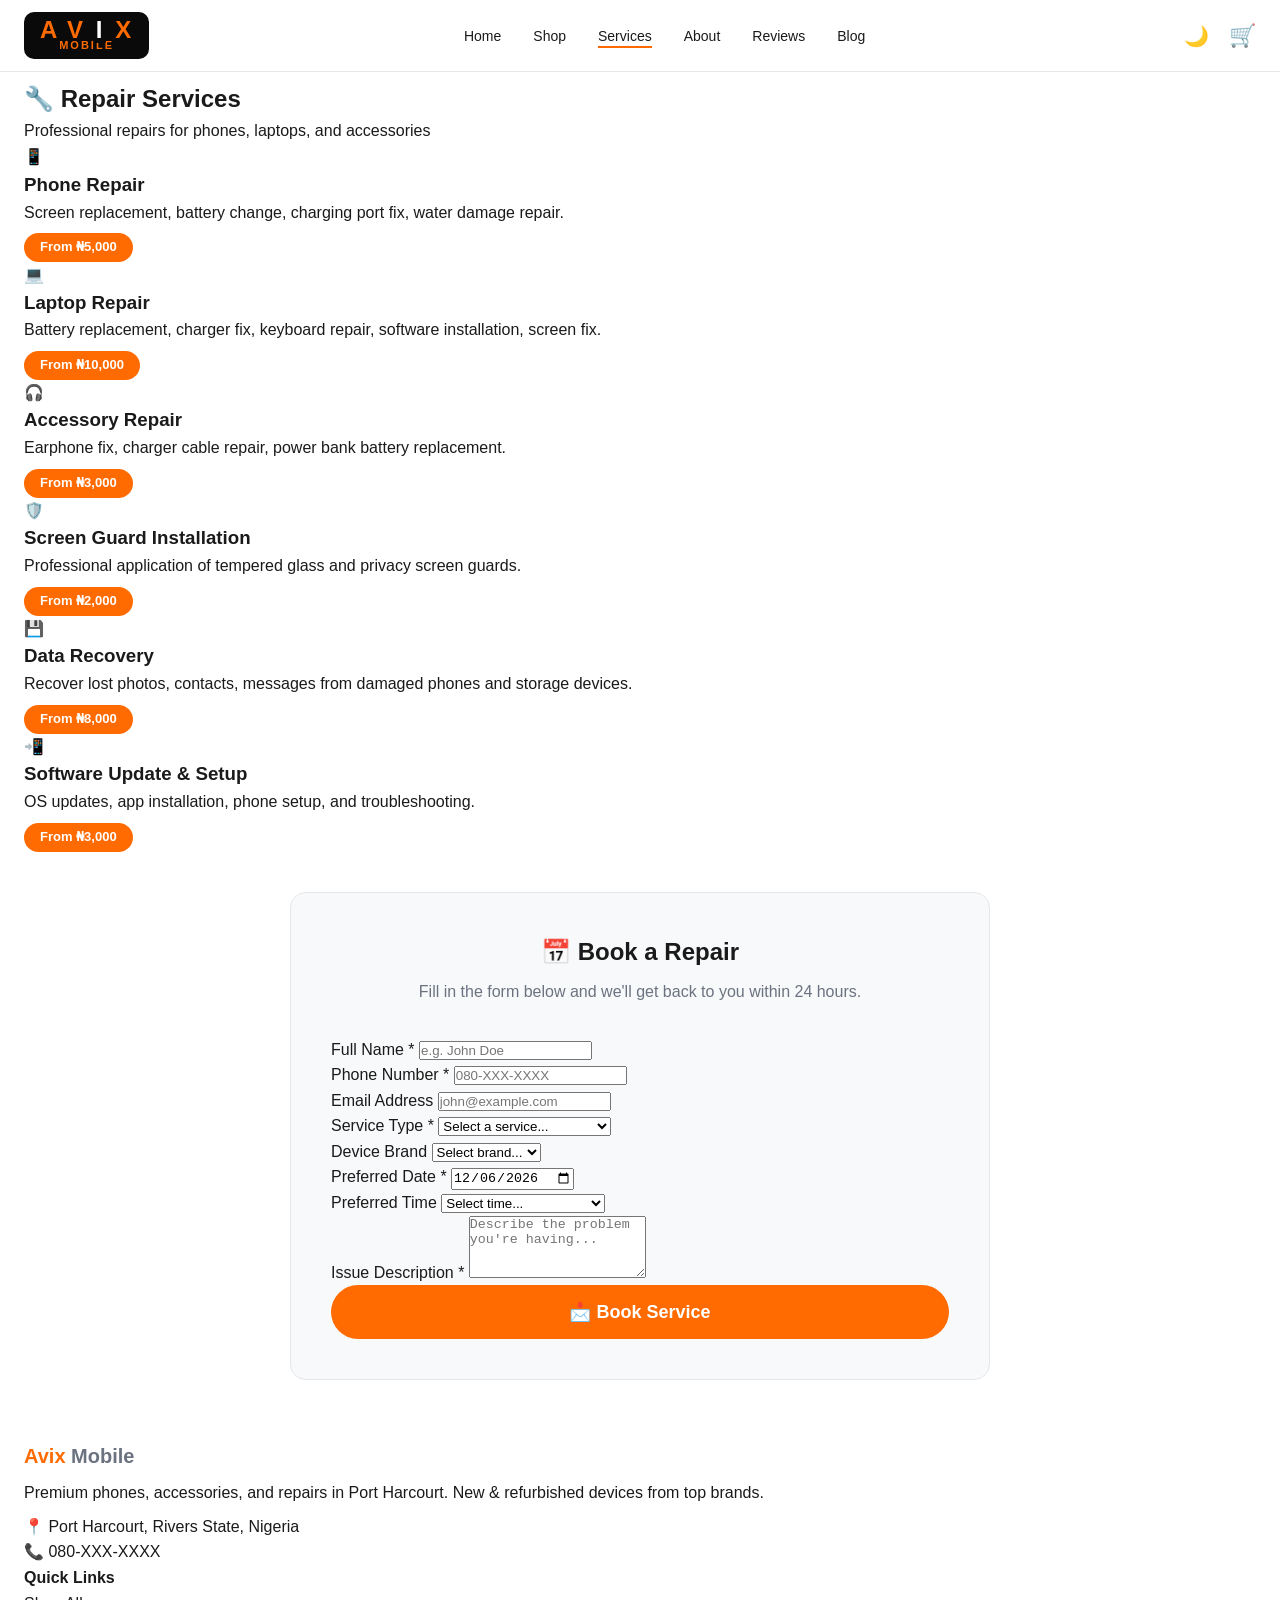
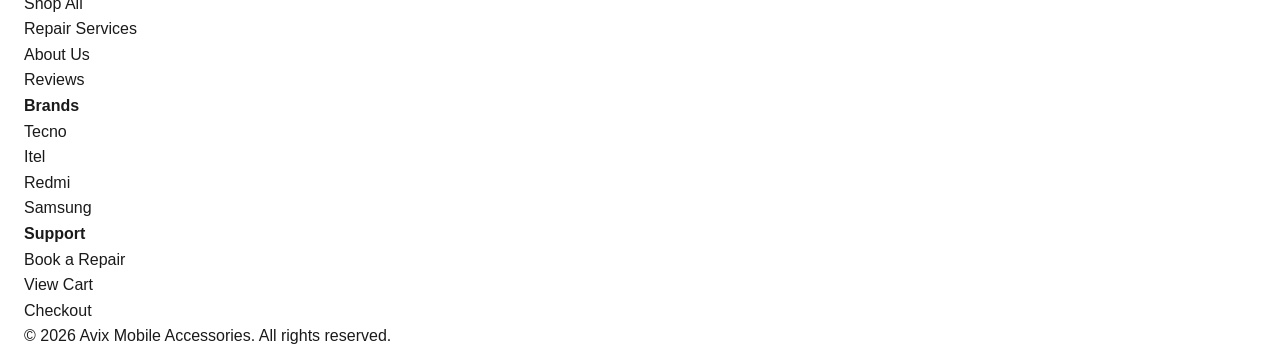
<file: services.html>
<!DOCTYPE html>
<html lang="en" data-theme="light">
<head>
    <meta charset="UTF-8" />
    <meta name="viewport" content="width=device-width, initial-scale=1.0" />
    <title>Avix Mobile — Repair Services</title>
    
    <!-- CSS Files -->
    <link rel="stylesheet" href="css/style.css" />
    <link rel="stylesheet" href="css/animations.css" />
</head>
<body>

    <!-- ========================================= -->
    <!-- 🧭 NAVIGATION BAR                        -->
    <!-- ========================================= -->
    <nav class="navbar">
        <div class="container">
           <a href="index.html" class="logo-wrapper">
    <div class="logo">
        <span class="avix">
            A V <span class="letter-i">I</span> X
        </span>
        <span class="mobile">MOBILE</span>
    </div>
</a>
            <ul class="nav-links" id="navLinks">
                <li><a href="index.html">Home</a></li>
                <li><a href="shop.html">Shop</a></li>
                <li><a href="services.html" class="active">Services</a></li>
                <li><a href="about.html">About</a></li>
                <li><a href="reviews.html">Reviews</a></li>
                <li><a href="blog.html">Blog</a></li>
            </ul>
            <div class="nav-actions">
                <button class="dark-toggle" id="darkToggle" title="Toggle Dark Mode">🌙</button>
                <a href="cart.html" class="cart-icon">
                    🛒
                    <span class="cart-count">0</span>
                </a>
                <button class="hamburger" id="hamburger" aria-label="Menu">
                    <span></span>
                    <span></span>
                    <span></span>
                </button>
            </div>
        </div>
    </nav>

    <!-- ========================================= -->
    <!-- 📄 PAGE HEADER                          -->
    <!-- ========================================= -->
    <section class="container page-header">
        <h1>🔧 Repair Services</h1>
        <p>Professional repairs for phones, laptops, and accessories</p>
    </section>

    <!-- ========================================= -->
    <!-- 💡 SERVICES GRID                        -->
    <!-- ========================================= -->
    <section class="container">
        <div class="services-grid">
            <!-- Service 1: Phone Repair -->
            <div class="service-card fade-up">
                <div class="icon">📱</div>
                <h3>Phone Repair</h3>
                <p>Screen replacement, battery change, charging port fix, water damage repair.</p>
                <span style="display: inline-block; background: var(--brand-orange); color: #fff; padding: 4px 16px; border-radius: 50px; font-size: 13px; font-weight: 600; margin-top: 8px;">
                    From ₦5,000
                </span>
            </div>
            
            <!-- Service 2: Laptop Repair -->
            <div class="service-card fade-up" style="animation-delay: 0.1s;">
                <div class="icon">💻</div>
                <h3>Laptop Repair</h3>
                <p>Battery replacement, charger fix, keyboard repair, software installation, screen fix.</p>
                <span style="display: inline-block; background: var(--brand-orange); color: #fff; padding: 4px 16px; border-radius: 50px; font-size: 13px; font-weight: 600; margin-top: 8px;">
                    From ₦10,000
                </span>
            </div>
            
            <!-- Service 3: Accessory Fix -->
            <div class="service-card fade-up" style="animation-delay: 0.2s;">
                <div class="icon">🎧</div>
                <h3>Accessory Repair</h3>
                <p>Earphone fix, charger cable repair, power bank battery replacement.</p>
                <span style="display: inline-block; background: var(--brand-orange); color: #fff; padding: 4px 16px; border-radius: 50px; font-size: 13px; font-weight: 600; margin-top: 8px;">
                    From ₦3,000
                </span>
            </div>
            
            <!-- Service 4: Screen Guard Installation -->
            <div class="service-card fade-up" style="animation-delay: 0.3s;">
                <div class="icon">🛡️</div>
                <h3>Screen Guard Installation</h3>
                <p>Professional application of tempered glass and privacy screen guards.</p>
                <span style="display: inline-block; background: var(--brand-orange); color: #fff; padding: 4px 16px; border-radius: 50px; font-size: 13px; font-weight: 600; margin-top: 8px;">
                    From ₦2,000
                </span>
            </div>
            
            <!-- Service 5: Data Recovery -->
            <div class="service-card fade-up" style="animation-delay: 0.4s;">
                <div class="icon">💾</div>
                <h3>Data Recovery</h3>
                <p>Recover lost photos, contacts, messages from damaged phones and storage devices.</p>
                <span style="display: inline-block; background: var(--brand-orange); color: #fff; padding: 4px 16px; border-radius: 50px; font-size: 13px; font-weight: 600; margin-top: 8px;">
                    From ₦8,000
                </span>
            </div>
            
            <!-- Service 6: Software Update -->
            <div class="service-card fade-up" style="animation-delay: 0.5s;">
                <div class="icon">📲</div>
                <h3>Software Update & Setup</h3>
                <p>OS updates, app installation, phone setup, and troubleshooting.</p>
                <span style="display: inline-block; background: var(--brand-orange); color: #fff; padding: 4px 16px; border-radius: 50px; font-size: 13px; font-weight: 600; margin-top: 8px;">
                    From ₦3,000
                </span>
            </div>
        </div>
    </section>

    <!-- ========================================= -->
    <!-- 📝 BOOKING FORM                         -->
    <!-- ========================================= -->
    <section class="container" style="padding: 40px 0 60px;">
        <div style="background: var(--bg-secondary); border-radius: 16px; padding: 40px; border: 1px solid var(--border); max-width: 700px; margin: 0 auto;">
            <h2 style="text-align: center; margin-bottom: 8px;">📅 Book a Repair</h2>
            <p style="text-align: center; color: var(--text-secondary); margin-bottom: 32px;">
                Fill in the form below and we'll get back to you within 24 hours.
            </p>
            
            <form id="serviceBookingForm" onsubmit="bookService(event)">
                <!-- Full Name -->
                <div class="form-group">
                    <label for="serviceName">Full Name *</label>
                    <input type="text" id="serviceName" placeholder="e.g. John Doe" required />
                </div>
                
                <!-- Phone -->
                <div class="form-group">
                    <label for="servicePhone">Phone Number *</label>
                    <input type="tel" id="servicePhone" placeholder="080-XXX-XXXX" required />
                </div>
                
                <!-- Email -->
                <div class="form-group">
                    <label for="serviceEmail">Email Address</label>
                    <input type="email" id="serviceEmail" placeholder="john@example.com" />
                </div>
                
                <!-- Service Type -->
                <div class="form-group">
                    <label for="serviceType">Service Type *</label>
                    <select id="serviceType" required>
                        <option value="">Select a service...</option>
                        <option value="phone-repair">Phone Repair</option>
                        <option value="laptop-repair">Laptop Repair</option>
                        <option value="accessory-repair">Accessory Repair</option>
                        <option value="screen-guard">Screen Guard Installation</option>
                        <option value="data-recovery">Data Recovery</option>
                        <option value="software-update">Software Update & Setup</option>
                        <option value="other">Other</option>
                    </select>
                </div>
                
                <!-- Device Brand -->
                <div class="form-group">
                    <label for="deviceBrand">Device Brand</label>
                    <select id="deviceBrand">
                        <option value="">Select brand...</option>
                        <option value="tecno">Tecno</option>
                        <option value="itel">Itel</option>
                        <option value="redmi">Redmi</option>
                        <option value="samsung">Samsung</option>
                        <option value="apple">Apple / iPhone</option>
                        <option value="hp">HP (Laptop)</option>
                        <option value="dell">Dell (Laptop)</option>
                        <option value="other">Other</option>
                    </select>
                </div>
                
                <!-- Date -->
                <div class="form-group">
                    <label for="serviceDate">Preferred Date *</label>
                    <input type="date" id="serviceDate" required />
                </div>
                
                <!-- Time -->
                <div class="form-group">
                    <label for="serviceTime">Preferred Time</label>
                    <select id="serviceTime">
                        <option value="">Select time...</option>
                        <option value="morning">Morning (9am - 12pm)</option>
                        <option value="afternoon">Afternoon (12pm - 4pm)</option>
                        <option value="evening">Evening (4pm - 7pm)</option>
                    </select>
                </div>
                
                <!-- Description -->
                <div class="form-group">
                    <label for="serviceDescription">Issue Description *</label>
                    <textarea id="serviceDescription" rows="4" placeholder="Describe the problem you're having..." required></textarea>
                </div>
                
                <!-- Submit Button -->
                <button type="submit" class="btn-primary" style="width: 100%; justify-content: center; font-size: 18px; padding: 16px;">
                    📩 Book Service
                </button>
            </form>
        </div>
    </section>

    <!-- ========================================= -->
    <!-- ✅ BOOKING CONFIRMATION MODAL            -->
    <!-- ========================================= -->
    <div id="bookingModal" style="display: none; position: fixed; top: 0; left: 0; right: 0; bottom: 0; background: rgba(0,0,0,0.6); z-index: 9999; align-items: center; justify-content: center;">
        <div style="background: var(--bg); max-width: 500px; width: 90%; padding: 40px; border-radius: 20px; text-align: center; position: relative;">
            <span style="font-size: 64px;">✅</span>
            <h2 style="margin: 16px 0 8px;">Booking Confirmed! 🎉</h2>
            <p style="color: var(--text-secondary);">
                Your repair booking has been received.
            </p>
            <div style="background: var(--bg-secondary); padding: 16px; border-radius: 8px; margin: 16px 0; text-align: left;">
                <p style="font-size: 14px;"><strong>📋 Service:</strong> <span id="bookingService">-</span></p>
                <p style="font-size: 14px;"><strong>📅 Date:</strong> <span id="bookingDate">-</span></p>
                <p style="font-size: 14px;"><strong>⏰ Time:</strong> <span id="bookingTime">-</span></p>
                <p style="font-size: 14px;"><strong>👤 Customer:</strong> <span id="bookingCustomer">-</span></p>
            </div>
            <p style="font-size: 13px; color: var(--text-secondary);">
                We'll contact you within 24 hours to confirm your booking.
            </p>
            <a href="index.html" class="btn-primary" style="margin-top: 20px; display: inline-block;">
                🏠 Back to Home
            </a>
            <button onclick="closeBookingModal()" style="position: absolute; top: 16px; right: 20px; background: none; border: none; font-size: 24px; cursor: pointer; color: var(--text);">
                ✕
            </button>
        </div>
    </div>

    <!-- ========================================= -->
    <!-- 📝 FOOTER                               -->
    <!-- ========================================= -->
    <footer class="footer">
        <div class="container">
            <div>
                <h4 style="font-size: 20px;">
                    <span style="color: var(--brand-orange);">Avix</span> 
                    <span style="color: var(--text-secondary);">Mobile</span>
                </h4>
                <p style="margin-top: 8px;">
                    Premium phones, accessories, and repairs in Port Harcourt.
                    New & refurbished devices from top brands.
                </p>
                <p style="margin-top: 8px;">📍 Port Harcourt, Rivers State, Nigeria</p>
                <p>📞 080-XXX-XXXX</p>
            </div>
            <div>
                <h4>Quick Links</h4>
                <a href="shop.html">Shop All</a><br />
                <a href="services.html">Repair Services</a><br />
                <a href="about.html">About Us</a><br />
                <a href="reviews.html">Reviews</a>
            </div>
            <div>
                <h4>Brands</h4>
                <a href="shop.html?brand=Tecno">Tecno</a><br />
                <a href="shop.html?brand=Itel">Itel</a><br />
                <a href="shop.html?brand=Redmi">Redmi</a><br />
                <a href="shop.html?brand=Samsung">Samsung</a>
            </div>
            <div>
                <h4>Support</h4>
                <a href="services.html">Book a Repair</a><br />
                <a href="cart.html">View Cart</a><br />
                <a href="checkout.html">Checkout</a>
            </div>
            <div class="bottom">
                &copy; 2026 Avix Mobile Accessories. All rights reserved.
            </div>
        </div>
    </footer>

    <!-- ========================================= -->
    <!-- 📜 JAVASCRIPT FILES                     -->
    <!-- ========================================= -->
    <script src="js/products.js"></script>
    <script src="js/cart.js"></script>
    <script src="js/dark-mode.js"></script>

    <!-- Services Page Specific JavaScript -->
    <script>
        // ============================================
        // SERVICES - BOOKING FORM
        // ============================================

        // Set default date to today + 2 days
        document.addEventListener('DOMContentLoaded', function() {
            // Load cart
            loadCart();
            updateCartCount();
            
            // Set default date
            const dateInput = document.getElementById('serviceDate');
            if (dateInput) {
                const today = new Date();
                const twoDaysLater = new Date(today);
                twoDaysLater.setDate(today.getDate() + 2);
                
                const year = twoDaysLater.getFullYear();
                const month = String(twoDaysLater.getMonth() + 1).padStart(2, '0');
                const day = String(twoDaysLater.getDate()).padStart(2, '0');
                dateInput.value = `${year}-${month}-${day}`;
                dateInput.min = `${year}-${month}-${day}`;
            }
            
            // Hamburger menu
            document.getElementById('hamburger')?.addEventListener('click', function() {
                document.getElementById('navLinks').classList.toggle('open');
            });
            
            console.log('🔧 Services page loaded!');
        });

        // ============================================
        // 📩 BOOK SERVICE
        // ============================================

        function bookService(event) {
            event.preventDefault();
            
            // Get form data
            const name = document.getElementById('serviceName').value.trim();
            const phone = document.getElementById('servicePhone').value.trim();
            const email = document.getElementById('serviceEmail').value.trim();
            const serviceType = document.getElementById('serviceType').value;
            const deviceBrand = document.getElementById('deviceBrand').value;
            const date = document.getElementById('serviceDate').value;
            const time = document.getElementById('serviceTime').value;
            const description = document.getElementById('serviceDescription').value.trim();
            
            // Validate required fields
            if (!name || !phone || !serviceType || !date || !description) {
                alert('Please fill in all required fields (*).');
                return;
            }
            
            // Get service name for display
            const serviceMap = {
                'phone-repair': 'Phone Repair',
                'laptop-repair': 'Laptop Repair',
                'accessory-repair': 'Accessory Repair',
                'screen-guard': 'Screen Guard Installation',
                'data-recovery': 'Data Recovery',
                'software-update': 'Software Update & Setup',
                'other': 'Other'
            };
            
            const timeMap = {
                'morning': 'Morning (9am - 12pm)',
                'afternoon': 'Afternoon (12pm - 4pm)',
                'evening': 'Evening (4pm - 7pm)'
            };
            
            const serviceDisplay = serviceMap[serviceType] || serviceType;
            const timeDisplay = timeMap[time] || time || 'Not specified';
            
            // Show confirmation modal
            document.getElementById('bookingService').textContent = serviceDisplay;
            document.getElementById('bookingDate').textContent = date;
            document.getElementById('bookingTime').textContent = timeDisplay;
            document.getElementById('bookingCustomer').textContent = name;
            
            // Show the modal
            document.getElementById('bookingModal').style.display = 'flex';
            
            // Log booking (for demo)
            console.log('🔧 New Booking!', {
                customer: { name, phone, email },
                service: serviceDisplay,
                deviceBrand: deviceBrand || 'Not specified',
                date: date,
                time: timeDisplay,
                description: description
            });
            
            // Reset form
            document.getElementById('serviceBookingForm').reset();
            
            // Reset date to default
            const dateInput = document.getElementById('serviceDate');
            if (dateInput) {
                const today = new Date();
                const twoDaysLater = new Date(today);
                twoDaysLater.setDate(today.getDate() + 2);
                const year = twoDaysLater.getFullYear();
                const month = String(twoDaysLater.getMonth() + 1).padStart(2, '0');
                const day = String(twoDaysLater.getDate()).padStart(2, '0');
                dateInput.value = `${year}-${month}-${day}`;
            }
        }

        // ============================================
        // ❌ CLOSE MODAL
        // ============================================

        function closeBookingModal() {
            document.getElementById('bookingModal').style.display = 'none';
        }

        // Make functions globally available
        window.bookService = bookService;
        window.closeBookingModal = closeBookingModal;
    </script>

</body>
</html>
</file>
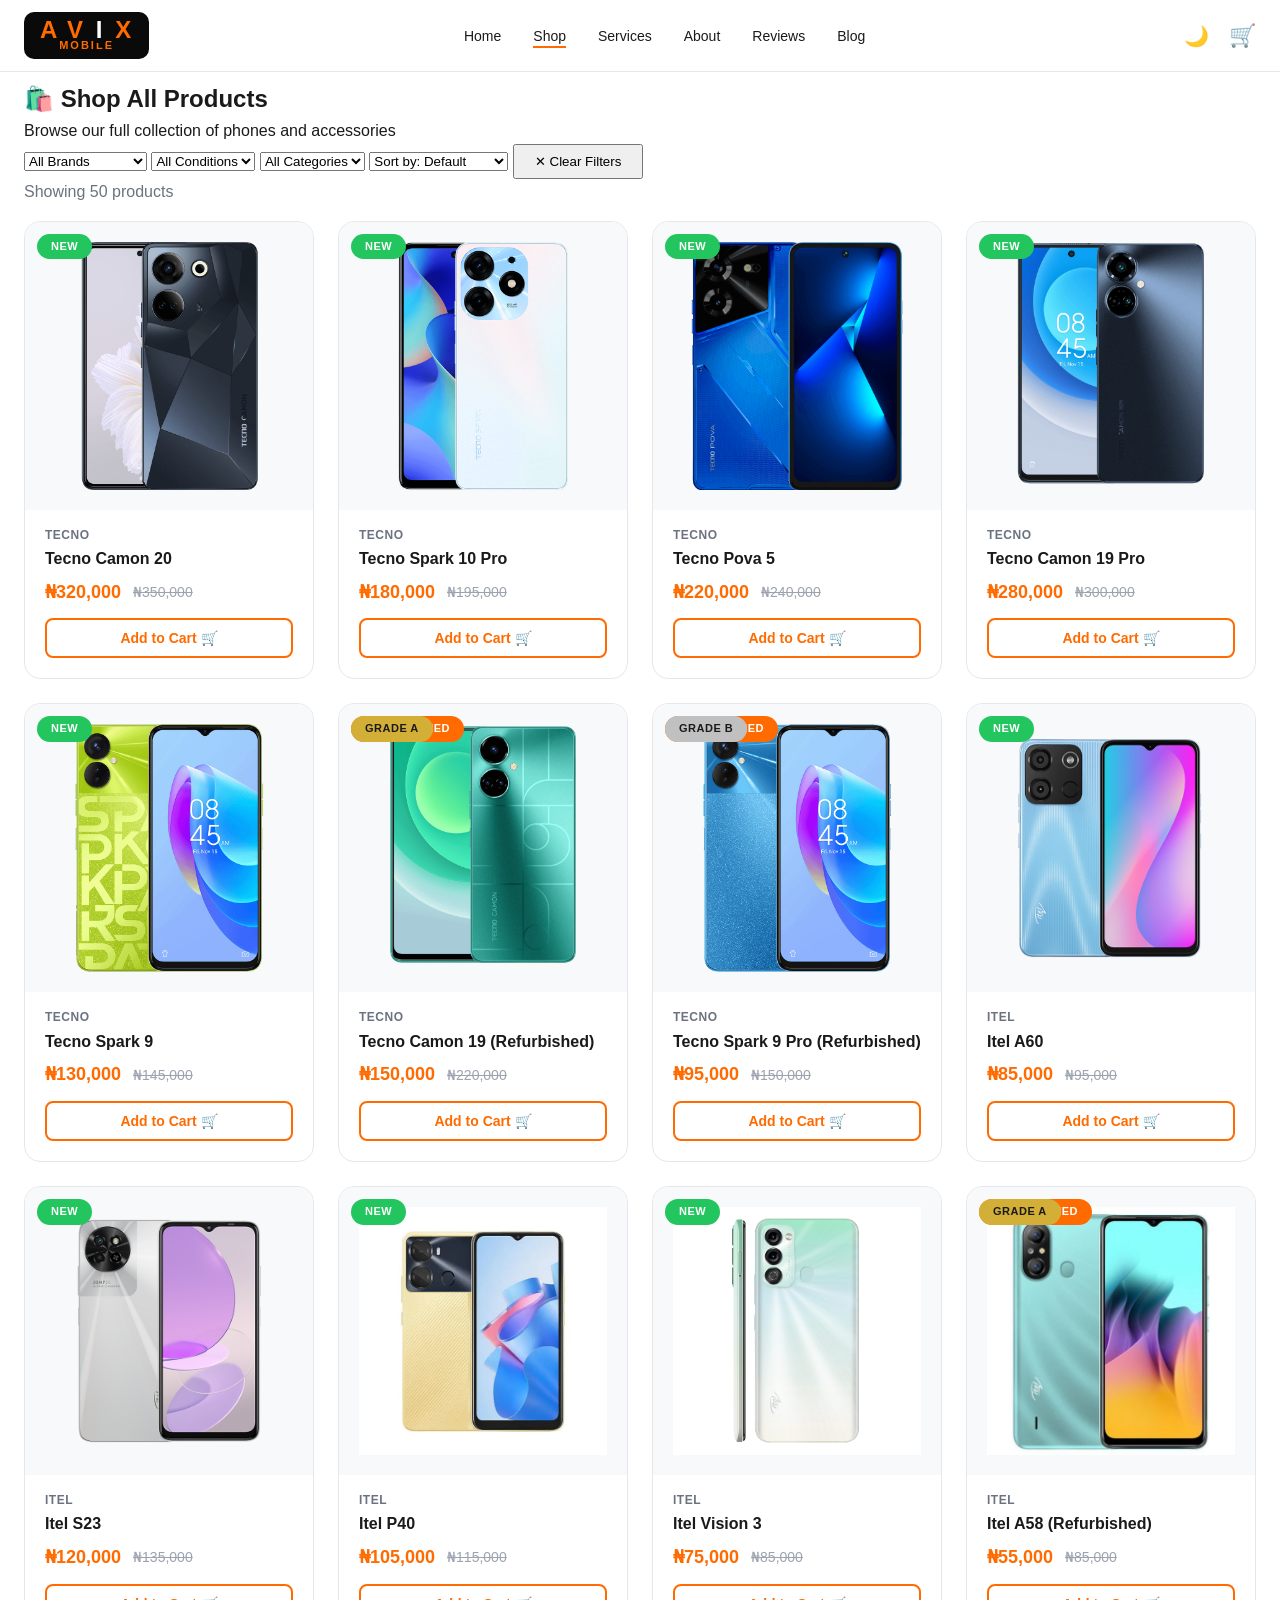
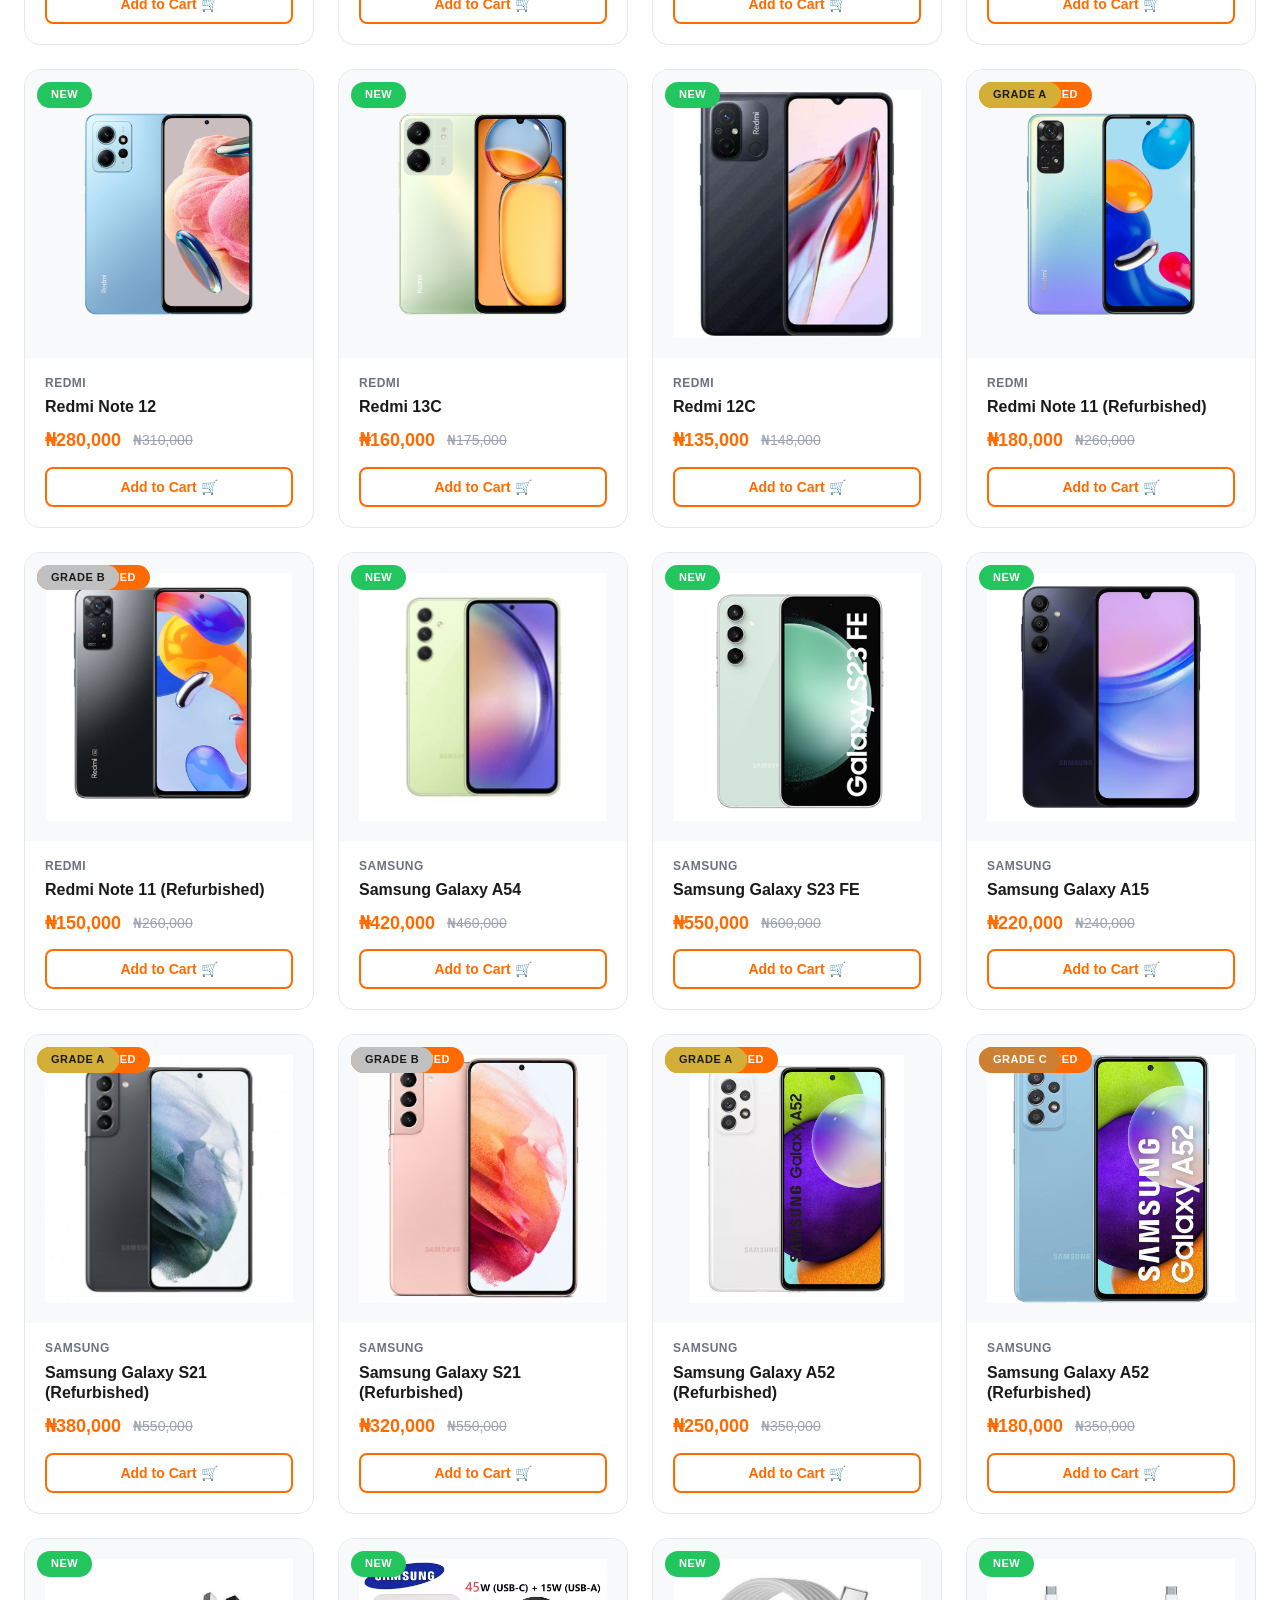
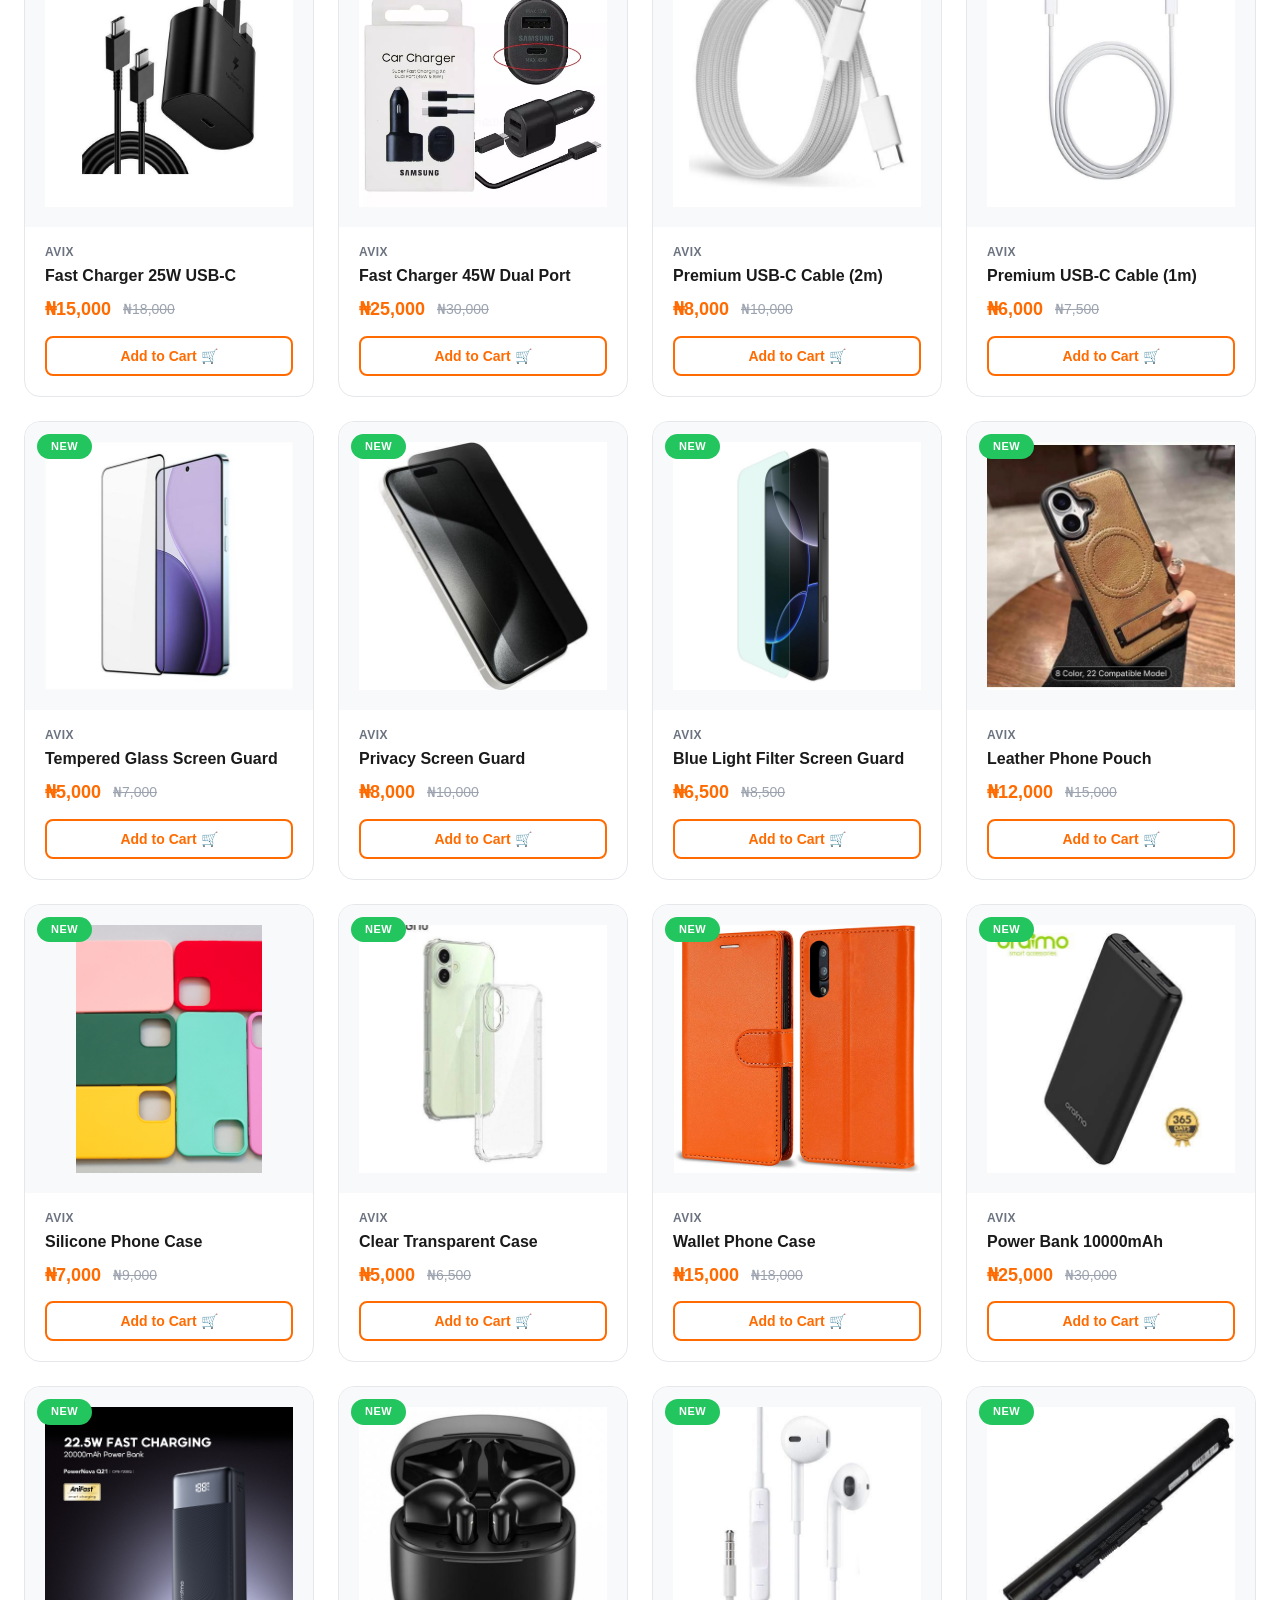
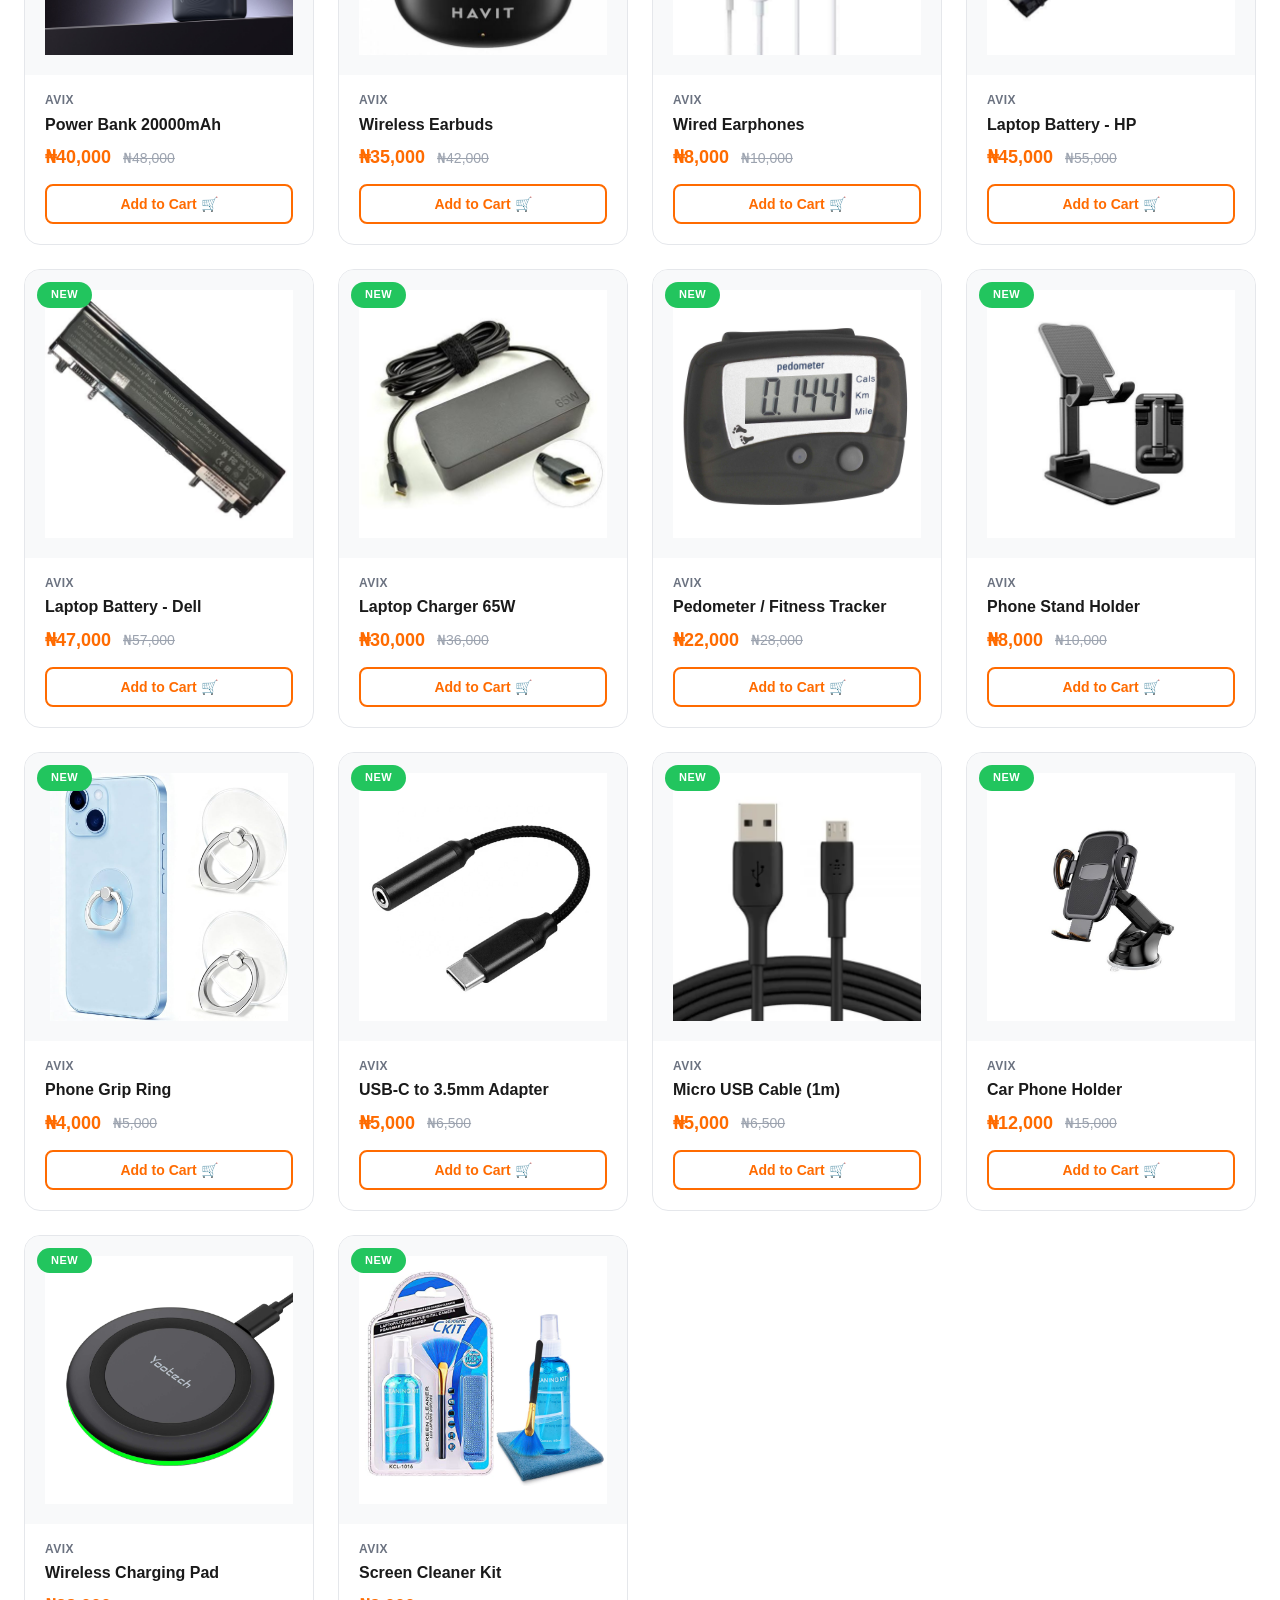
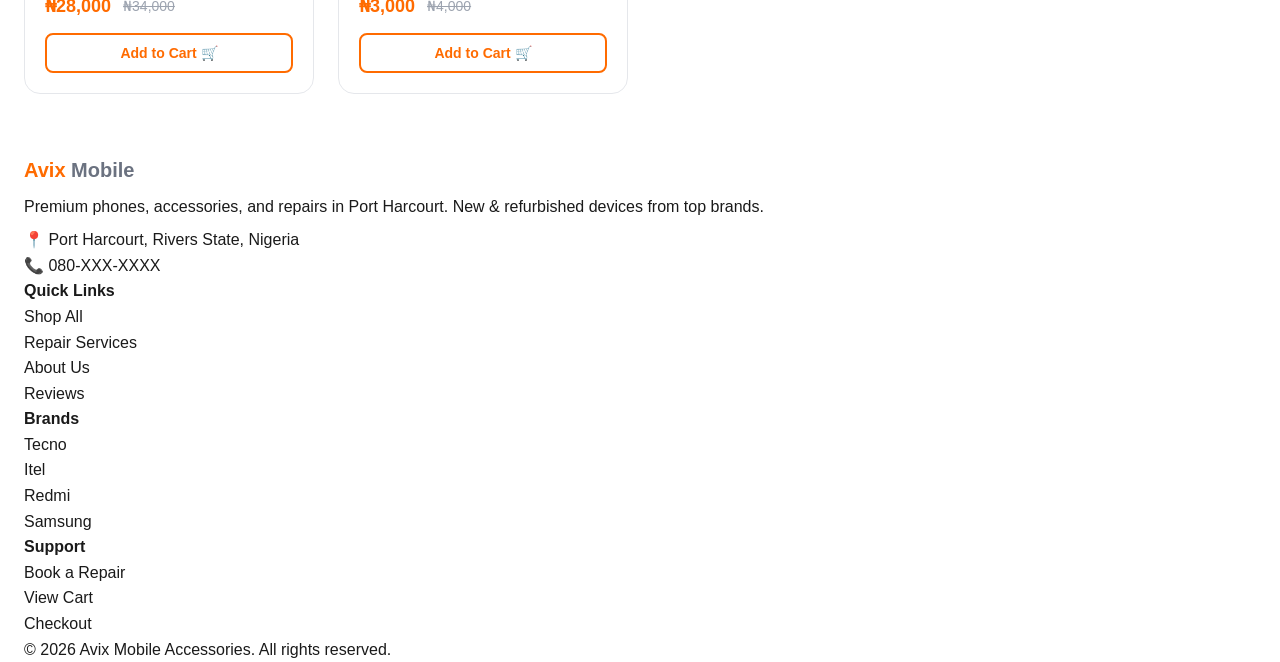
<file: shop.html>
<!DOCTYPE html>
<html lang="en" data-theme="light">
<head>
    <meta charset="UTF-8" />
    <meta name="viewport" content="width=device-width, initial-scale=1.0" />
    <title>Avix Mobile — Shop All Products</title>
    
    <!-- CSS Files -->
    <link rel="stylesheet" href="css/style.css" />
    <link rel="stylesheet" href="css/animations.css" />
</head>
<body>

    <!-- ========================================= -->
    <!-- 🧭 NAVIGATION BAR                        -->
    <!-- ========================================= -->
    <nav class="navbar">
        <div class="container">
            <!-- Logo with Avix brand colors -->
           <a href="index.html" class="logo-wrapper">
    <div class="logo">
        <span class="avix">
            A V <span class="letter-i">I</span> X
        </span>
        <span class="mobile">MOBILE</span>
    </div>
</a>
            
            <!-- Navigation Links -->
            <ul class="nav-links" id="navLinks">
                <li><a href="index.html">Home</a></li>
                <li><a href="shop.html" class="active">Shop</a></li>
                <li><a href="services.html">Services</a></li>
                <li><a href="about.html">About</a></li>
                <li><a href="reviews.html">Reviews</a></li>
                <li><a href="blog.html">Blog</a></li>
            </ul>
            
            <!-- Right Side Actions -->
            <div class="nav-actions">
                <button class="dark-toggle" id="darkToggle" title="Toggle Dark Mode">
                    🌙
                </button>
                <a href="cart.html" class="cart-icon">
                    🛒
                    <span class="cart-count">0</span>
                </a>
                <button class="hamburger" id="hamburger" aria-label="Menu">
                    <span></span>
                    <span></span>
                    <span></span>
                </button>
            </div>
        </div>
    </nav>

    <!-- ========================================= -->
    <!-- 📄 PAGE HEADER                          -->
    <!-- ========================================= -->
    <section class="container page-header">
        <h1>🛍️ Shop All Products</h1>
        <p>Browse our full collection of phones and accessories</p>
    </section>

    <!-- ========================================= -->
    <!-- 🔍 FILTERS                              -->
    <!-- ========================================= -->
    <section class="container">
        <div class="filters" id="filterSection">
            <!-- Brand Filter -->
            <select id="brandFilter" onchange="applyFilters()">
                <option value="all">All Brands</option>
                <option value="Tecno">Tecno</option>
                <option value="Itel">Itel</option>
                <option value="Redmi">Redmi</option>
                <option value="Samsung">Samsung</option>
                <option value="Avix">Avix Accessories</option>
            </select>
            
            <!-- Condition Filter -->
            <select id="conditionFilter" onchange="applyFilters()">
                <option value="all">All Conditions</option>
                <option value="new">New</option>
                <option value="refurbished">Refurbished</option>
            </select>
            
            <!-- Category Filter -->
            <select id="categoryFilter" onchange="applyFilters()">
                <option value="all">All Categories</option>
                <option value="phone">Phones</option>
                <option value="accessory">Accessories</option>
            </select>
            
            <!-- Sort by Price -->
            <select id="sortFilter" onchange="applyFilters()">
                <option value="default">Sort by: Default</option>
                <option value="price-asc">Price: Low → High</option>
                <option value="price-desc">Price: High → Low</option>
                <option value="rating">Rating: High to Low</option>
            </select>
            
            <!-- Clear Filters Button -->
            <button class="btn-outline" onclick="clearFilters()" style="padding: 8px 20px;">
                ✕ Clear Filters
            </button>
        </div>
    </section>

    <!-- ========================================= -->
    <!-- 📦 PRODUCT GRID                          -->
    <!-- ========================================= -->
    <section class="container">
        <div id="productCount" style="margin-bottom: 16px; font-weight: 500; color: var(--text-secondary);">
            Showing <span id="countDisplay">0</span> products
        </div>
        <div class="product-grid" id="productGrid">
            <!-- Products will be loaded here by JavaScript -->
        </div>
    </section>

    <!-- ========================================= -->
    <!-- 📝 FOOTER                               -->
    <!-- ========================================= -->
    <footer class="footer">
        <div class="container">
            <div>
                <h4 style="font-size: 20px;">
                    <span style="color: var(--brand-orange);">Avix</span> 
                    <span style="color: var(--text-secondary);">Mobile</span>
                </h4>
                <p style="margin-top: 8px;">
                    Premium phones, accessories, and repairs in Port Harcourt.
                    New & refurbished devices from top brands.
                </p>
                <p style="margin-top: 8px;">📍 Port Harcourt, Rivers State, Nigeria</p>
                <p>📞 080-XXX-XXXX</p>
            </div>
            <div>
                <h4>Quick Links</h4>
                <a href="shop.html">Shop All</a><br />
                <a href="services.html">Repair Services</a><br />
                <a href="about.html">About Us</a><br />
                <a href="reviews.html">Reviews</a>
            </div>
            <div>
                <h4>Brands</h4>
                <a href="#" onclick="filterByBrand('Tecno'); return false;">Tecno</a><br />
                <a href="#" onclick="filterByBrand('Itel'); return false;">Itel</a><br />
                <a href="#" onclick="filterByBrand('Redmi'); return false;">Redmi</a><br />
                <a href="#" onclick="filterByBrand('Samsung'); return false;">Samsung</a>
            </div>
            <div>
                <h4>Support</h4>
                <a href="services.html">Book a Repair</a><br />
                <a href="cart.html">View Cart</a><br />
                <a href="checkout.html">Checkout</a>
            </div>
            <div class="bottom">
                &copy; 2026 Avix Mobile Accessories. All rights reserved.
            </div>
        </div>
    </footer>

    <!-- ========================================= -->
    <!-- 📜 JAVASCRIPT FILES                     -->
    <!-- ========================================= -->
    <script src="js/products.js"></script>
    <script src="js/cart.js"></script>
    <script src="js/dark-mode.js"></script>

    <!-- Shop Page Specific JavaScript -->
    <script>
        // ============================================
        // SHOP PAGE - LOAD AND FILTER PRODUCTS
        // ============================================

        // Get all products from products.js
        let allProducts = getAllProducts();

        // Function to render products based on filters
        function renderProducts(productsArray) {
            const grid = document.getElementById('productGrid');
            const countDisplay = document.getElementById('countDisplay');
            
            if (!grid) return;
            
            // Update count
            countDisplay.textContent = productsArray.length;
            
            // If no products, show message
            if (productsArray.length === 0) {
                grid.innerHTML = `
                    <div style="grid-column: 1 / -1; text-align: center; padding: 60px 20px; color: var(--text-secondary);">
                        <span style="font-size: 48px;">🔍</span>
                        <h3 style="margin: 16px 0 8px;">No products found</h3>
                        <p>Try adjusting your filters</p>
                    </div>
                `;
                return;
            }
            
            // Build product cards
            let html = '';
            productsArray.forEach(product => {
                const conditionBadge = product.condition === 'new' 
                    ? '<span class="badge badge-new">NEW</span>'
                    : `<span class="badge badge-refurbished">REFURBISHED</span>`;
                
                html += `
                    <div class="product-card fade-up" style="animation-delay: ${Math.random() * 0.3}s;">
                        <div class="image-wrapper">
                            <img src="${product.image}" alt="${product.name}" loading="lazy" />
                            ${conditionBadge}
                            ${product.grade ? `<span class="badge badge-grade-${product.grade.toLowerCase()}">Grade ${product.grade}</span>` : ''}
                        </div>
                        <div class="info">
                            <div class="brand">${product.brand}</div>
                            <h3>${product.name}</h3>
                            <div class="pricing">
                                <span class="sale">${formatPrice(product.price)}</span>
                                <span class="original">${formatPrice(product.originalPrice)}</span>
                            </div>
                            <button class="add-btn" onclick="addToCartAndAlert(${product.id})">
                                Add to Cart 🛒
                            </button>
                        </div>
                    </div>
                `;
            });
            
            grid.innerHTML = html;
        }

        // Apply filters based on selected dropdown values
        function applyFilters() {
            const brand = document.getElementById('brandFilter').value;
            const condition = document.getElementById('conditionFilter').value;
            const category = document.getElementById('categoryFilter').value;
            const sort = document.getElementById('sortFilter').value;
            
            // Start with all products
            let filtered = [...allProducts];
            
            // Filter by brand
            if (brand !== 'all') {
                filtered = filtered.filter(p => p.brand === brand);
            }
            
            // Filter by condition
            if (condition !== 'all') {
                filtered = filtered.filter(p => p.condition === condition);
            }
            
            // Filter by category
            if (category !== 'all') {
                filtered = filtered.filter(p => p.category === category);
            }
            
            // Sort
            if (sort === 'price-asc') {
                filtered.sort((a, b) => a.price - b.price);
            } else if (sort === 'price-desc') {
                filtered.sort((a, b) => b.price - a.price);
            } else if (sort === 'rating') {
                filtered.sort((a, b) => b.rating - a.rating);
            } else {
                // Default: sort by id
                filtered.sort((a, b) => a.id - b.id);
            }
            
            renderProducts(filtered);
        }

        // Clear all filters
        function clearFilters() {
            document.getElementById('brandFilter').value = 'all';
            document.getElementById('conditionFilter').value = 'all';
            document.getElementById('categoryFilter').value = 'all';
            document.getElementById('sortFilter').value = 'default';
            applyFilters();
        }

        // Helper function for Add to Cart with alert
        function addToCartAndAlert(productId) {
            addToCart(productId);
            alert('✅ Added to Cart!');
            updateCartCount();
        }

        // Helper: filter by brand from footer links
        function filterByBrand(brand) {
            document.getElementById('brandFilter').value = brand;
            applyFilters();
            // Scroll to products
            document.getElementById('productGrid').scrollIntoView({ behavior: 'smooth' });
        }

        // ============================================
        // INITIALIZE
        // ============================================

        document.addEventListener('DOMContentLoaded', function() {
            // Load cart count
            loadCart();
            updateCartCount();
            
            // Render all products initially
            applyFilters();
            
            // Hamburger menu
            document.getElementById('hamburger')?.addEventListener('click', function() {
                document.getElementById('navLinks').classList.toggle('open');
            });
            
            console.log('🛍️ Shop page loaded!');
            console.log('📦 Total products:', allProducts.length);
        });

        // Make functions globally available
        window.applyFilters = applyFilters;
        window.clearFilters = clearFilters;
        window.filterByBrand = filterByBrand;
        window.addToCartAndAlert = addToCartAndAlert;
    </script>

</body>
</html>
</file>
<file: css/style.css>
/* ============================================
   AVIX MOBILE ACCESSORIES - MAIN STYLES
   Brand Colors: Black, Orange, White + Gold accent
   ============================================ */

/* ---------- CSS VARIABLES ---------- */
:root {
    /* Light Mode */
    --bg: #FFFFFF;
    --bg-secondary: #F8F9FA;
    --bg-card: #FFFFFF;
    --text: #1A1A1A;
    --text-secondary: #6B7280;
    --text-light: #9CA3AF;
    
    /* 🟠 AVIX BRAND COLORS */
    --brand-black: #0A0A0A;
    --brand-orange: #FF6B00;
    --brand-orange-dark: #E85A00;
    --brand-orange-light: #FF8A33;
    --brand-white: #FFFFFF;
    
    /* Gold accent for premium feel */
    --accent: #D4AF37;
    --accent-hover: #C5A030;
    
    --border: #E5E7EB;
    --shadow: 0 4px 24px rgba(0, 0, 0, 0.06);
    --shadow-hover: 0 8px 40px rgba(0, 0, 0, 0.12);
    --radius: 16px;
    --transition: all 0.3s cubic-bezier(0.4, 0, 0.2, 1);
    
    /* Refurbished Badges */
    --grade-a: #D4AF37;
    --grade-b: #C0C0C0;
    --grade-c: #CD7F32;
}

/* Dark Mode */
[data-theme="dark"] {
    --bg: #0A0A0A;        /* Brand black */
    --bg-secondary: #141414;
    --bg-card: #1A1A1A;
    --text: #F9FAFB;
    --text-secondary: #9CA3AF;
    --text-light: #6B7280;
    --accent: #FF8A33;    /* Lighter orange for dark mode */
    --accent-hover: #FF6B00;
    --border: #2A2A2A;
    --shadow: 0 4px 24px rgba(0, 0, 0, 0.4);
    --shadow-hover: 0 8px 40px rgba(0, 0, 0, 0.6);
}

/* ---------- RESET & BASE ---------- */
* {
    margin: 0;
    padding: 0;
    box-sizing: border-box;
}

html {
    scroll-behavior: smooth;
}

body {
    font-family: -apple-system, BlinkMacSystemFont, 'Segoe UI', Roboto, Oxygen, sans-serif;
    background: var(--bg);
    color: var(--text);
    transition: var(--transition);
    line-height: 1.6;
    padding-top: 80px;
}

a {
    text-decoration: none;
    color: inherit;
}

ul {
    list-style: none;
}

img {
    max-width: 100%;
    display: block;
}

.container {
    max-width: 1280px;
    margin: 0 auto;
    padding: 0 24px;
}

/* ============================================
   🎨 AVIX LOGO STYLES
   ============================================ */

.logo {
    display: flex;
    flex-direction: column;
    align-items: center;
    line-height: 1;
    font-weight: 700;
    text-decoration: none;
}

.logo .avix {
    font-size: 32px;
    letter-spacing: 2px;
    color: var(--brand-orange);
    position: relative;
}

.logo .avix .letter-i {
    color: var(--brand-white);
    background: var(--brand-black);
    padding: 0 2px;
    border-radius: 2px;
}

.logo .avix .dot-i {
    display: none; /* Hide the dot - not needed */
}


.logo .mobile {
    font-size: 14px;
    letter-spacing: 3px;
    color: var(--brand-orange);
    font-weight: 600;
    margin-top: -2px;
    text-transform: uppercase;
}

/* Black background for logo */
.logo-wrapper {
    background: var(--brand-black);
    padding: 10px 24px 12px;
    border-radius: 12px;
    display: inline-block;
    transition: var(--transition);
}

/* ============================================
   🟠 BUTTONS (Orange accent)
   ============================================ */

.btn-primary {
    background: var(--brand-orange);
    color: #FFFFFF;
    border: none;
    padding: 14px 32px;
    border-radius: 50px;
    font-weight: 600;
    font-size: 15px;
    cursor: pointer;
    transition: var(--transition);
    display: inline-flex;
    align-items: center;
    gap: 8px;
}

.btn-primary:hover {
    background: var(--brand-orange-dark);
    transform: translateY(-2px);
    box-shadow: 0 8px 24px rgba(255, 107, 0, 0.35);
}

.btn-secondary {
    background: transparent;
    color: var(--text);
    border: 2px solid var(--border);
    padding: 12px 28px;
    border-radius: 50px;
    font-weight: 600;
    font-size: 15px;
    cursor: pointer;
    transition: var(--transition);
}

.btn-secondary:hover {
    border-color: var(--brand-orange);
    color: var(--brand-orange);
}

/* ============================================
   🧭 NAVBAR
   ============================================ */

.navbar {
    position: fixed;
    top: 0;
    left: 0;
    right: 0;
    z-index: 1000;
    background: var(--bg);
    border-bottom: 1px solid var(--border);
    padding: 12px 0;
    transition: var(--transition);
}

.navbar .container {
    display: flex;
    align-items: center;
    justify-content: space-between;
}

/* Logo inside navbar */
.navbar .logo-wrapper {
    background: var(--brand-black);
    padding: 6px 16px 8px;
    border-radius: 10px;
}

.navbar .logo .avix {
    font-size: 24px;
}

.navbar .logo .mobile {
    font-size: 11px;
    letter-spacing: 2px;
}

.nav-links {
    display: flex;
    align-items: center;
    gap: 32px;
}

.nav-links a {
    font-size: 14px;
    font-weight: 500;
    transition: var(--transition);
    position: relative;
}

.nav-links a::after {
    content: '';
    position: absolute;
    bottom: -4px;
    left: 0;
    width: 0;
    height: 2px;
    background: var(--brand-orange);
    transition: var(--transition);
}

.nav-links a:hover::after,
.nav-links a.active::after {
    width: 100%;
}

.nav-links a:hover {
    color: var(--brand-orange);
}

.nav-actions {
    display: flex;
    align-items: center;
    gap: 16px;
}

.cart-icon {
    position: relative;
    font-size: 22px;
    cursor: pointer;
    transition: var(--transition);
}

.cart-icon:hover {
    color: var(--brand-orange);
}

.cart-count {
    position: absolute;
    top: -8px;
    right: -10px;
    background: var(--brand-orange);
    color: #FFFFFF;
    font-size: 11px;
    font-weight: 700;
    width: 20px;
    height: 20px;
    border-radius: 50%;
    display: flex;
    align-items: center;
    justify-content: center;
}

.dark-toggle {
    background: none;
    border: none;
    font-size: 20px;
    cursor: pointer;
    color: var(--text);
    transition: var(--transition);
    padding: 4px;
}

.dark-toggle:hover {
    color: var(--brand-orange);
    transform: rotate(20deg);
}

.hamburger {
    display: none;
    flex-direction: column;
    gap: 4px;
    cursor: pointer;
    background: none;
    border: none;
    padding: 4px;
}

.hamburger span {
    width: 28px;
    height: 2px;
    background: var(--text);
    transition: var(--transition);
}

/* ============================================
   🏠 HERO SECTION (Orange accent)
   ============================================ */

.hero {
    padding: 80px 0 60px;
    background: var(--bg-secondary);
    border-radius: 0 0 40px 40px;
    margin-bottom: 40px;
    position: relative;
    overflow: hidden;
}

.hero::before {
    content: '';
    position: absolute;
    top: -50%;
    right: -20%;
    width: 500px;
    height: 500px;
    background: radial-gradient(circle, rgba(255, 107, 0, 0.05) 0%, transparent 70%);
    border-radius: 50%;
    pointer-events: none;
}

.hero .container {
    display: grid;
    grid-template-columns: 1fr 1fr;
    gap: 60px;
    align-items: center;
    position: relative;
    z-index: 1;
}

.hero-content h1 {
    font-size: 52px;
    font-weight: 700;
    line-height: 1.1;
    letter-spacing: -1px;
    margin-bottom: 16px;
}

.hero-content h1 span {
    color: var(--brand-orange);
}

.hero-content p {
    font-size: 18px;
    color: var(--text-secondary);
    margin-bottom: 32px;
    max-width: 480px;
}

.hero-badges {
    display: flex;
    gap: 24px;
    margin-top: 32px;
    flex-wrap: wrap;
}

.hero-badges span {
    font-size: 14px;
    color: var(--text-secondary);
    display: flex;
    align-items: center;
    gap: 8px;
}

.hero-image img {
    border-radius: 20px;
    width: 100%;
    max-width: 500px;
}

/* ============================================
   📦 PRODUCT CARDS
   ============================================ */

.product-grid {
    display: grid;
    grid-template-columns: repeat(4, 1fr);
    gap: 24px;
    margin-bottom: 60px;
}

.product-card {
    background: var(--bg-card);
    border-radius: var(--radius);
    overflow: hidden;
    transition: var(--transition);
    border: 1px solid var(--border);
    cursor: pointer;
    position: relative;
}

.product-card:hover {
    transform: translateY(-6px);
    box-shadow: var(--shadow-hover);
}

.product-card .image-wrapper {
    position: relative;
    padding-top: 100%;
    background: var(--bg-secondary);
    overflow: hidden;
}

.product-card .image-wrapper img {
    position: absolute;
    top: 0;
    left: 0;
    width: 100%;
    height: 100%;
    object-fit: contain;
    padding: 20px;
    transition: var(--transition);
}

.product-card:hover .image-wrapper img {
    transform: scale(1.05);
}

/* Badges */
.product-card .badge {
    position: absolute;
    top: 12px;
    left: 12px;
    padding: 4px 14px;
    border-radius: 50px;
    font-size: 11px;
    font-weight: 700;
    text-transform: uppercase;
    letter-spacing: 0.5px;
    z-index: 2;
}

.badge-refurbished {
    background: var(--brand-orange);
    color: #FFFFFF;
}

.badge-grade-a {
    background: var(--grade-a);
    color: #1A1A1A;
}

.badge-grade-b {
    background: var(--grade-b);
    color: #1A1A1A;
}

.badge-grade-c {
    background: var(--grade-c);
    color: #FFFFFF;
}

.badge-new {
    background: #22C55E;
    color: #FFFFFF;
}

.product-card .info {
    padding: 16px 20px 20px;
}

.product-card .info .brand {
    font-size: 12px;
    color: var(--text-secondary);
    text-transform: uppercase;
    letter-spacing: 0.5px;
    font-weight: 600;
}

.product-card .info h3 {
    font-size: 16px;
    font-weight: 600;
    margin: 4px 0 8px;
    line-height: 1.3;
}

.product-card .info .pricing {
    display: flex;
    align-items: center;
    gap: 12px;
}

.product-card .info .pricing .original {
    font-size: 14px;
    color: var(--text-light);
    text-decoration: line-through;
}

.product-card .info .pricing .sale {
    font-size: 18px;
    font-weight: 700;
    color: var(--brand-orange);
}

.product-card .add-btn {
    width: 100%;
    margin-top: 12px;
    padding: 10px;
    border: 2px solid var(--brand-orange);
    border-radius: 8px;
    background: transparent;
    color: var(--brand-orange);
    font-weight: 600;
    font-size: 14px;
    cursor: pointer;
    transition: var(--transition);
}

.product-card .add-btn:hover {
    background: var(--brand-orange);
    color: #FFFFFF;
}

/* ============================================
   📱 RESPONSIVE
   ============================================ */

@media (max-width: 1024px) {
    .product-grid {
        grid-template-columns: repeat(3, 1fr);
    }
    
    .hero .container {
        grid-template-columns: 1fr;
        text-align: center;
    }
    
    .hero-content p {
        margin: 0 auto 32px;
    }
    
    .hero-badges {
        justify-content: center;
    }
}

@media (max-width: 768px) {
    .nav-links {
        display: none;
        flex-direction: column;
        position: absolute;
        top: 100%;
        left: 0;
        right: 0;
        background: var(--bg);
        padding: 20px 24px;
        border-bottom: 1px solid var(--border);
        gap: 16px;
    }
    
    .nav-links.open {
        display: flex;
    }
    
    .hamburger {
        display: flex;
    }
    
    .product-grid {
        grid-template-columns: repeat(2, 1fr);
        gap: 16px;
    }
    
    .hero-content h1 {
        font-size: 36px;
    }
    
    .navbar .logo .avix {
        font-size: 20px;
    }
    
    .navbar .logo .mobile {
        font-size: 10px;
    }
    
    .navbar .logo-wrapper {
        padding: 4px 12px 6px;
    }
}

@media (max-width: 480px) {
    .product-grid {
        grid-template-columns: 1fr 1fr;
        gap: 12px;
    }
    
    .product-card .info h3 {
        font-size: 14px;
    }
    
    .product-card .info .pricing .sale {
        font-size: 15px;
    }
   
}
</file>
<file: css/animations.css>
/* ============================================
   AVIX - ANIMATIONS
   ============================================ */

/* ---------- CART FLY-IN ANIMATION ---------- */
@keyframes flyToCart {
    0% {
        transform: scale(1) translate(0, 0);
        opacity: 1;
    }
    50% {
        transform: scale(1.3) translate(0, -60px);
        opacity: 0.8;
    }
    100% {
        transform: scale(0) translate(60px, -120px);
        opacity: 0;
    }
}

@keyframes cartBounce {
    0% {
        transform: scale(1);
    }
    30% {
        transform: scale(1.3);
    }
    50% {
        transform: scale(0.9);
    }
    70% {
        transform: scale(1.1);
    }
    100% {
        transform: scale(1);
    }
}

.cart-animate {
    animation: cartBounce 0.5s ease;
}

@keyframes fadeUp {
    from {
        opacity: 0;
        transform: translateY(30px);
    }
    to {
        opacity: 1;
        transform: translateY(0);
    }
}

.fade-up {
    animation: fadeUp 0.6s ease forwards;
}

@keyframes glowPulse {
    0%, 100% {
        box-shadow: 0 0 8px rgba(255, 107, 0, 0.3);
    }
    50% {
        box-shadow: 0 0 24px rgba(255, 107, 0, 0.6);
    }
}

.badge-refurbished {
    animation: glowPulse 2s infinite;
}

@keyframes rotateHint {
    0% {
        transform: rotate(0deg);
    }
    25% {
        transform: rotate(5deg);
    }
    75% {
        transform: rotate(-5deg);
    }
    100% {
        transform: rotate(0deg);
    }
}

.rotation-hint {
    animation: rotateHint 3s ease-in-out infinite;
}

.page-transition {
    animation: fadeUp 0.4s ease forwards;
}
</file>
